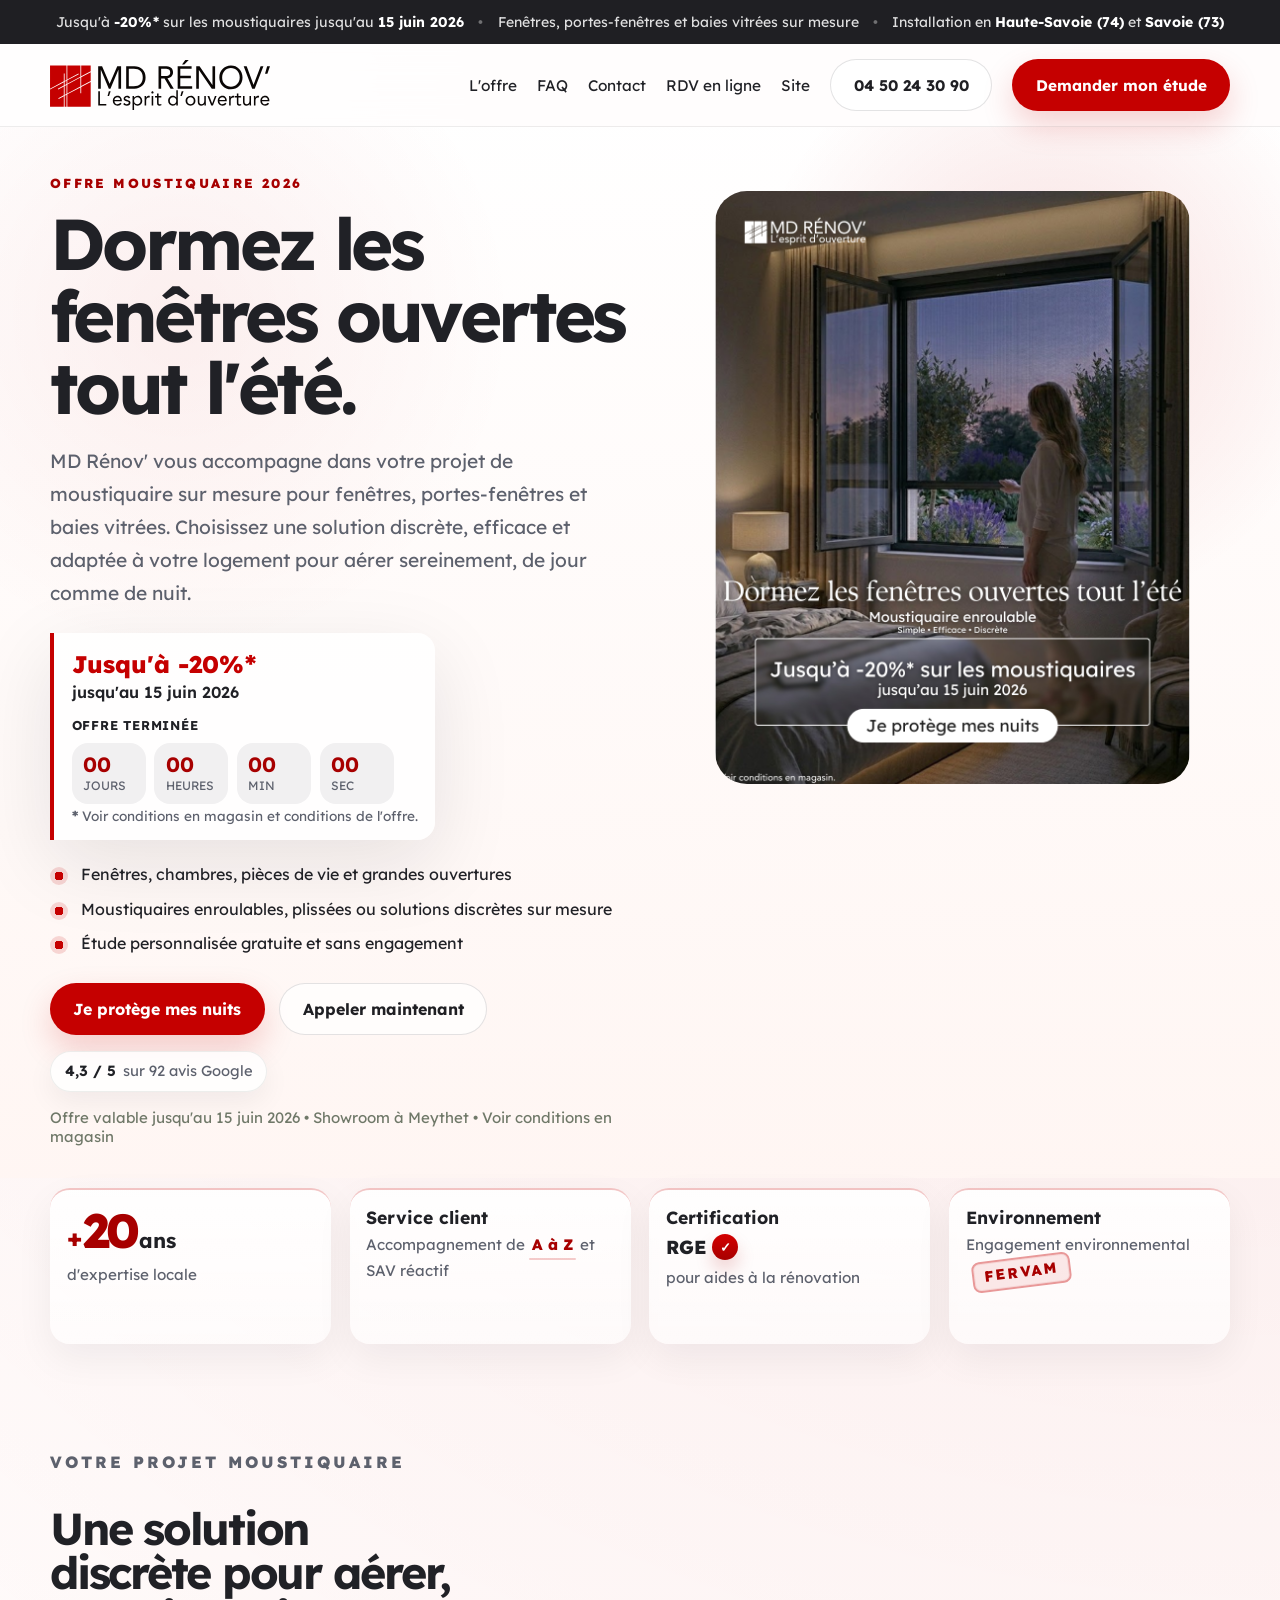
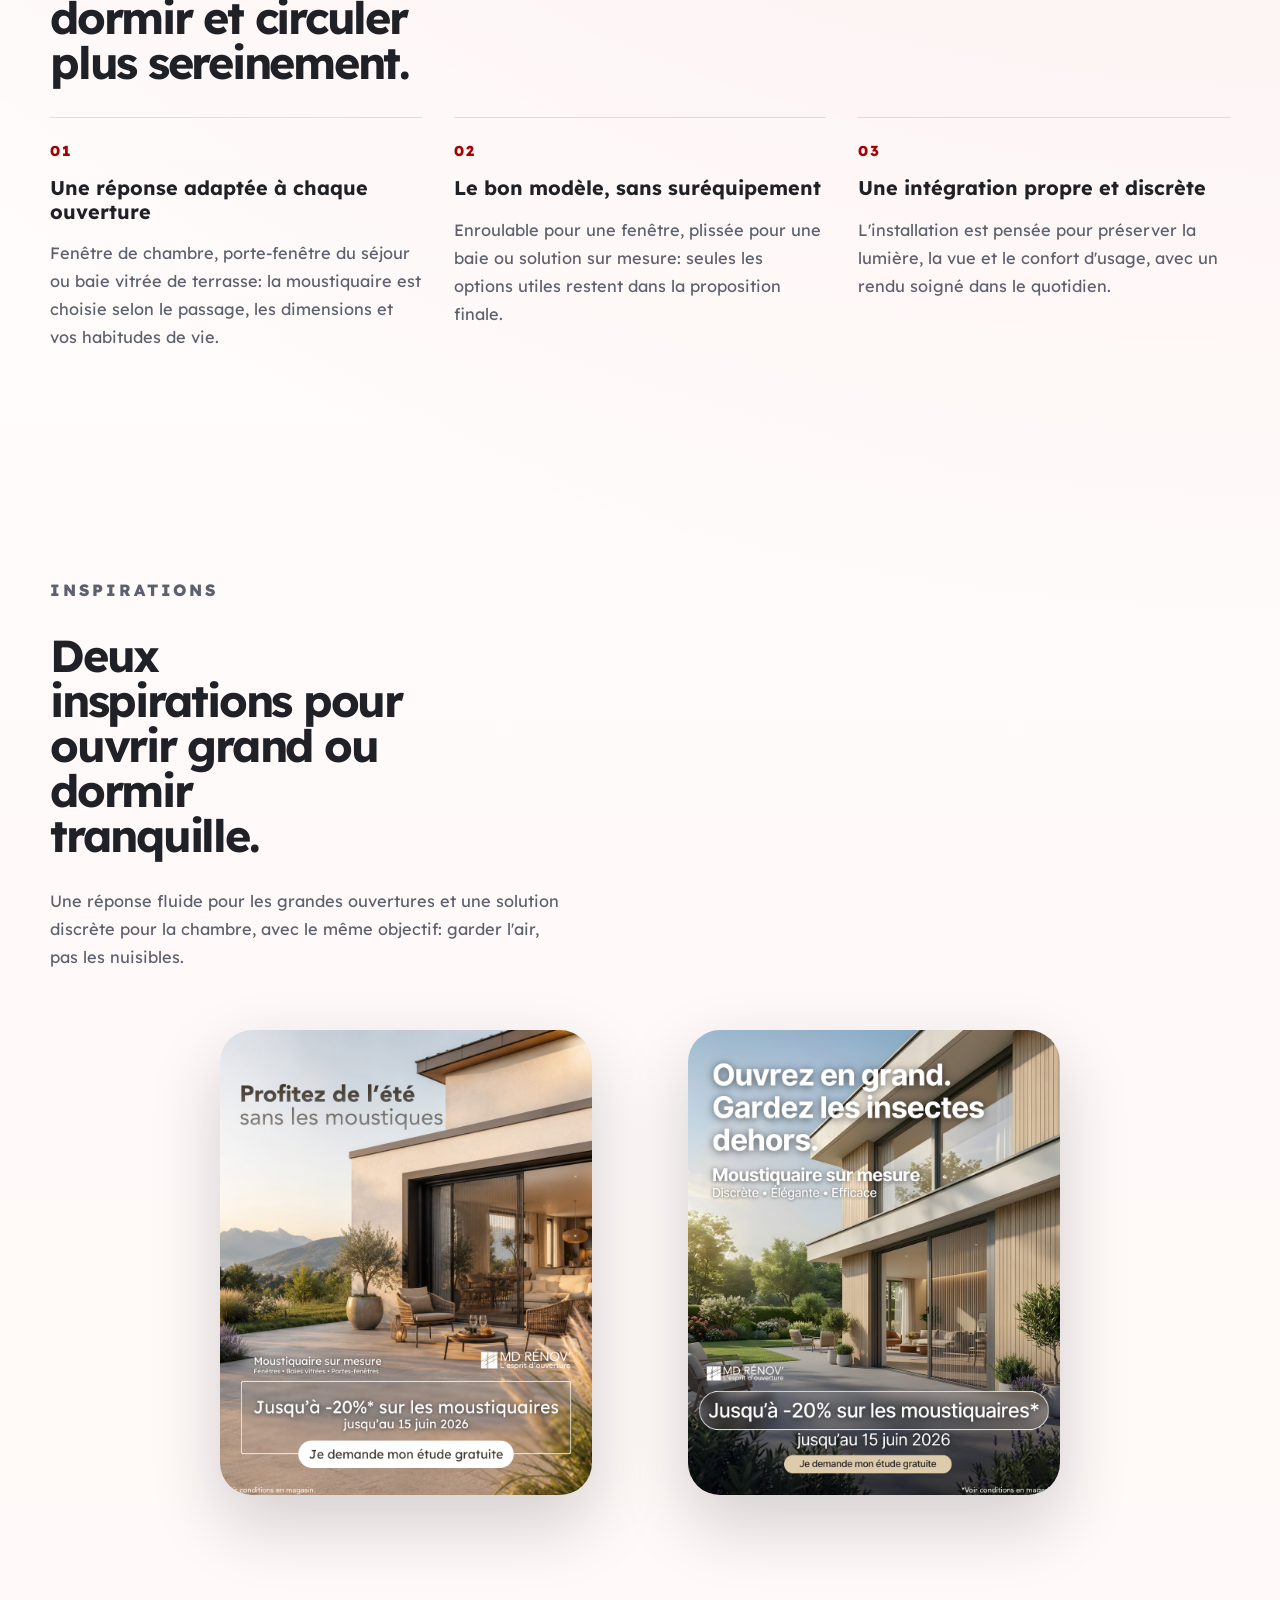
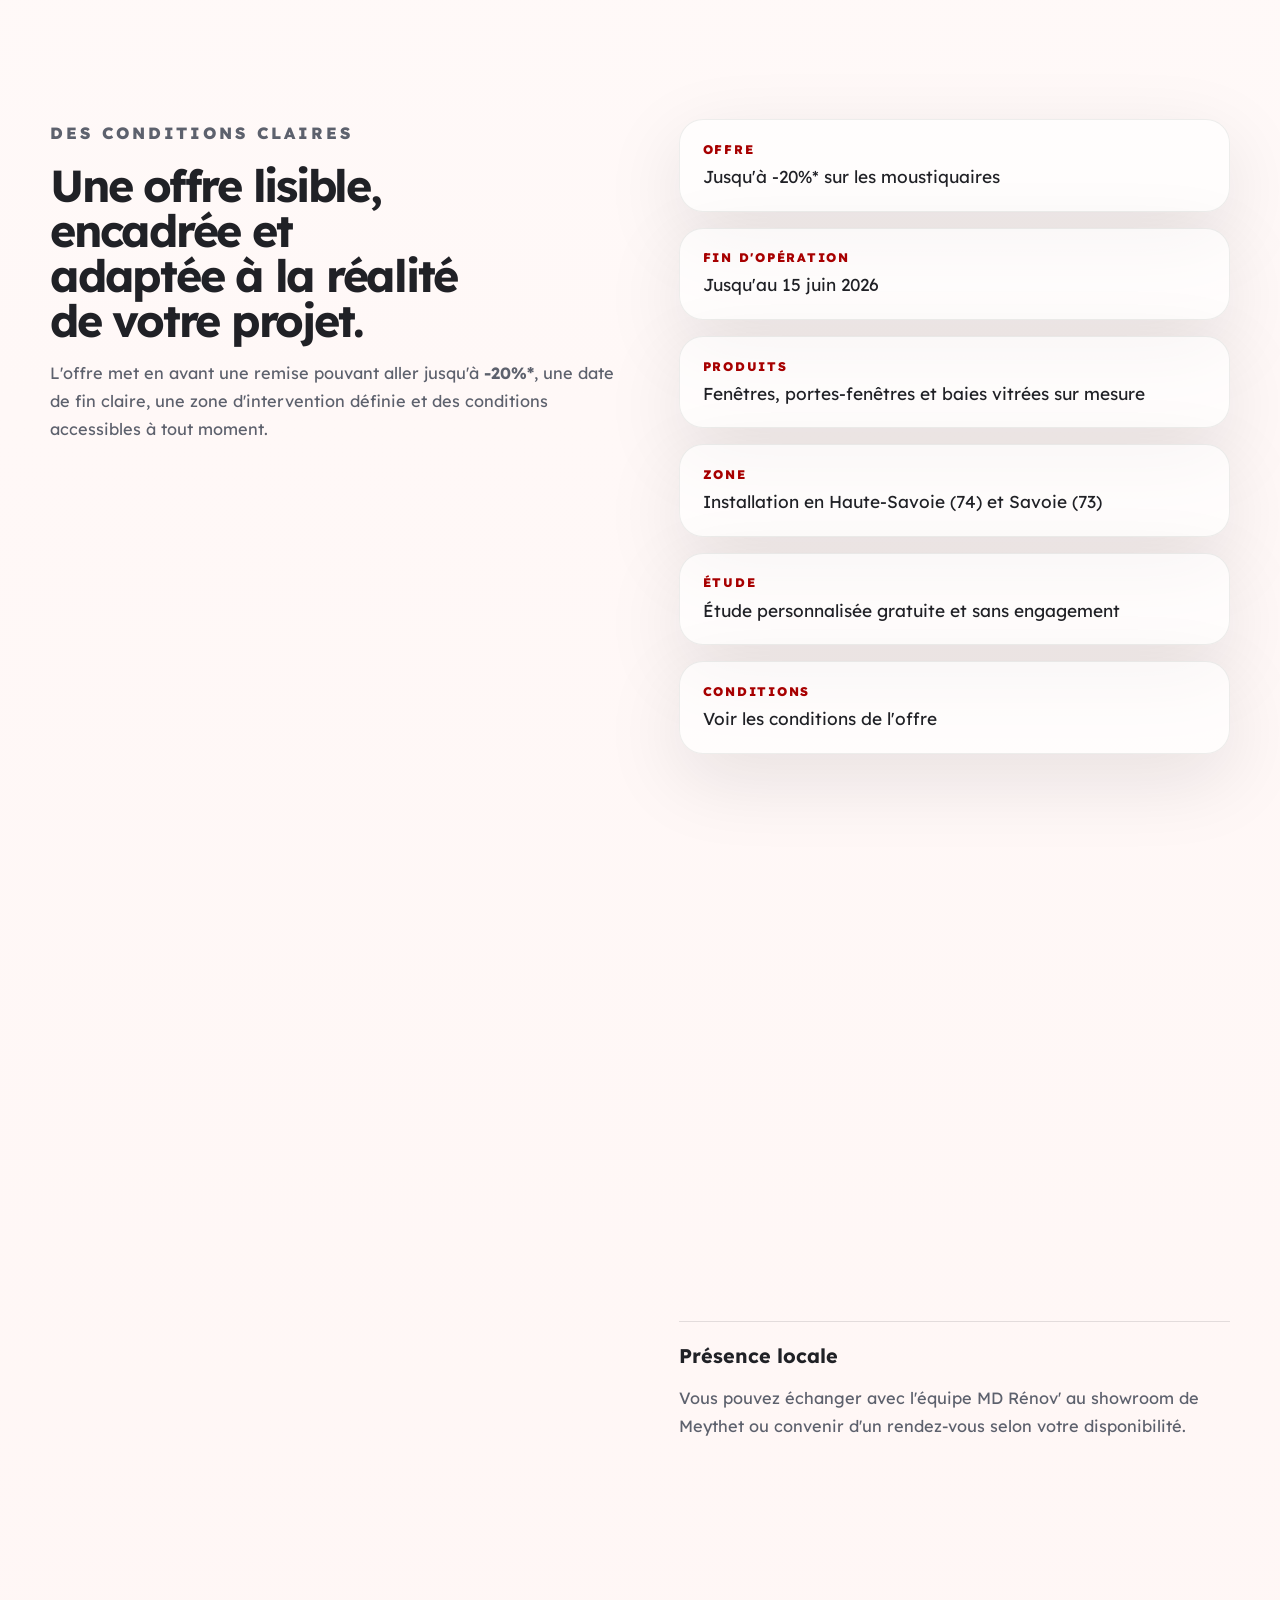
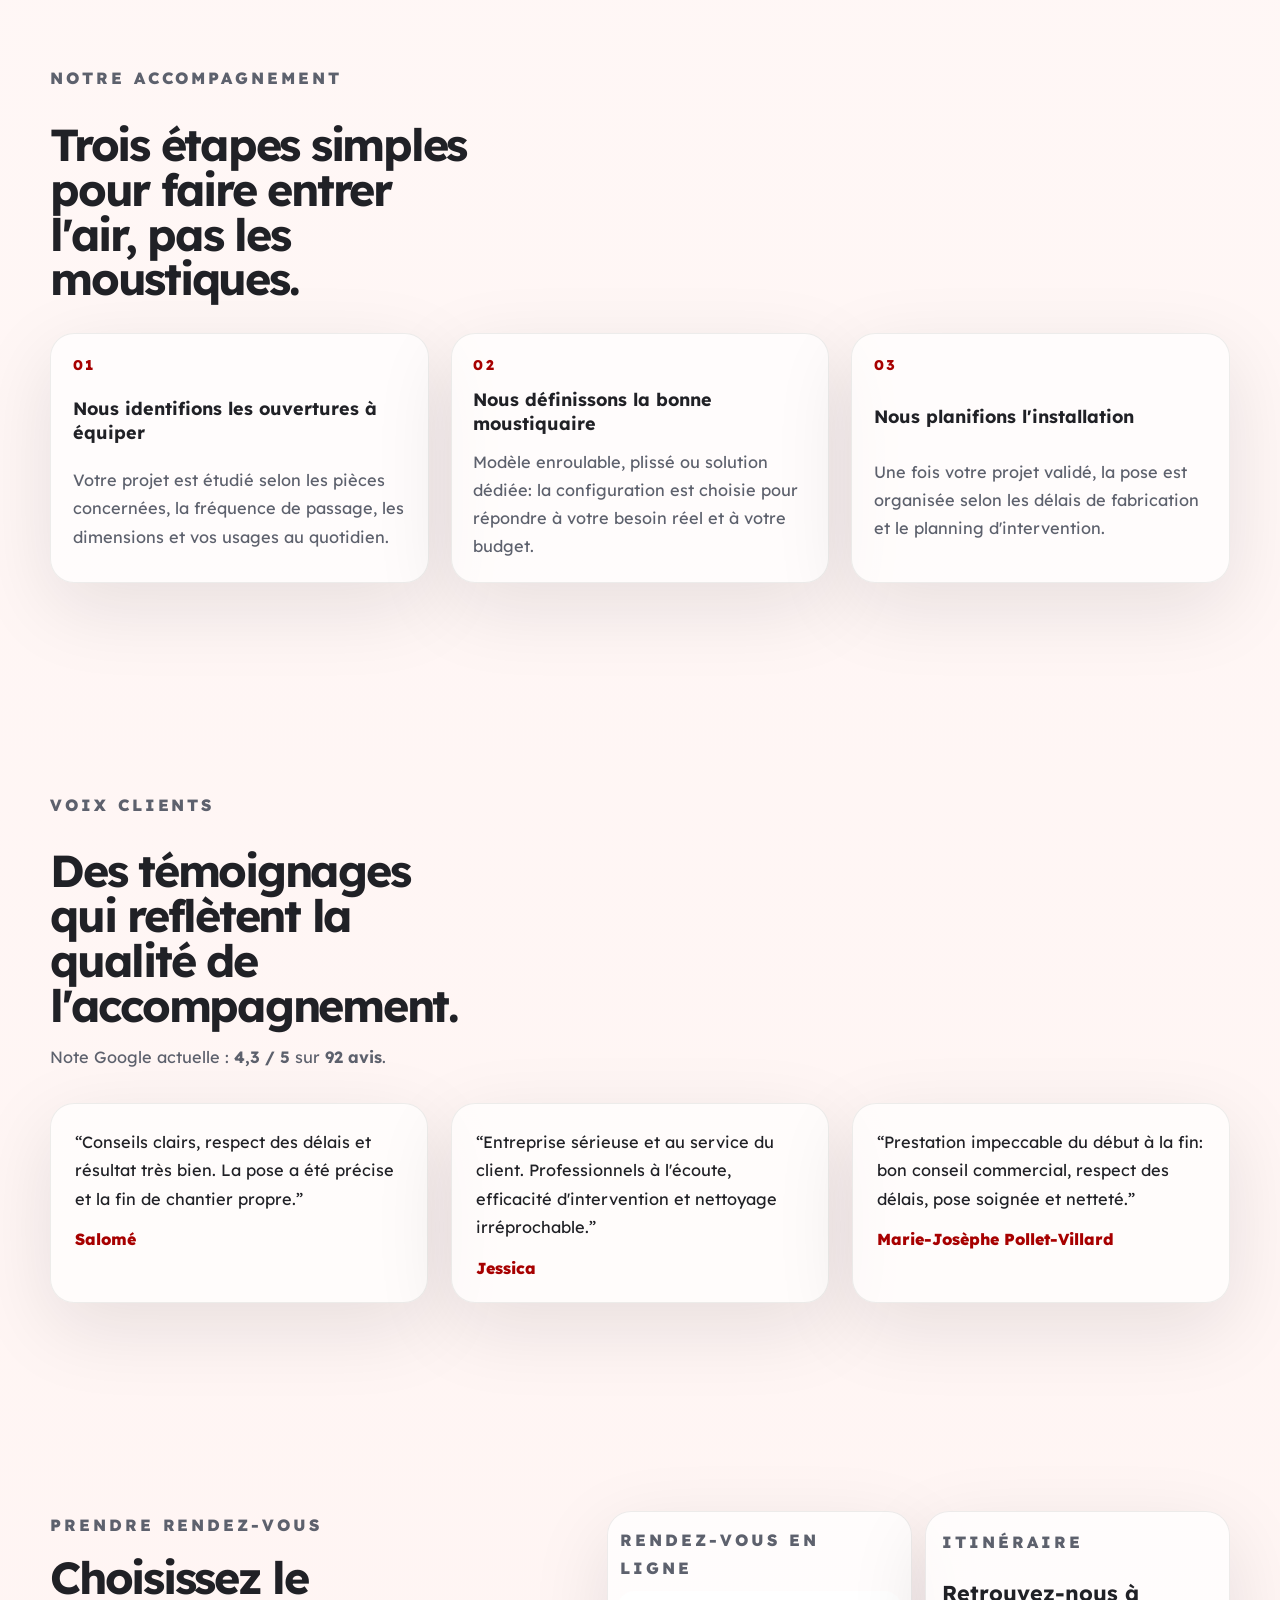
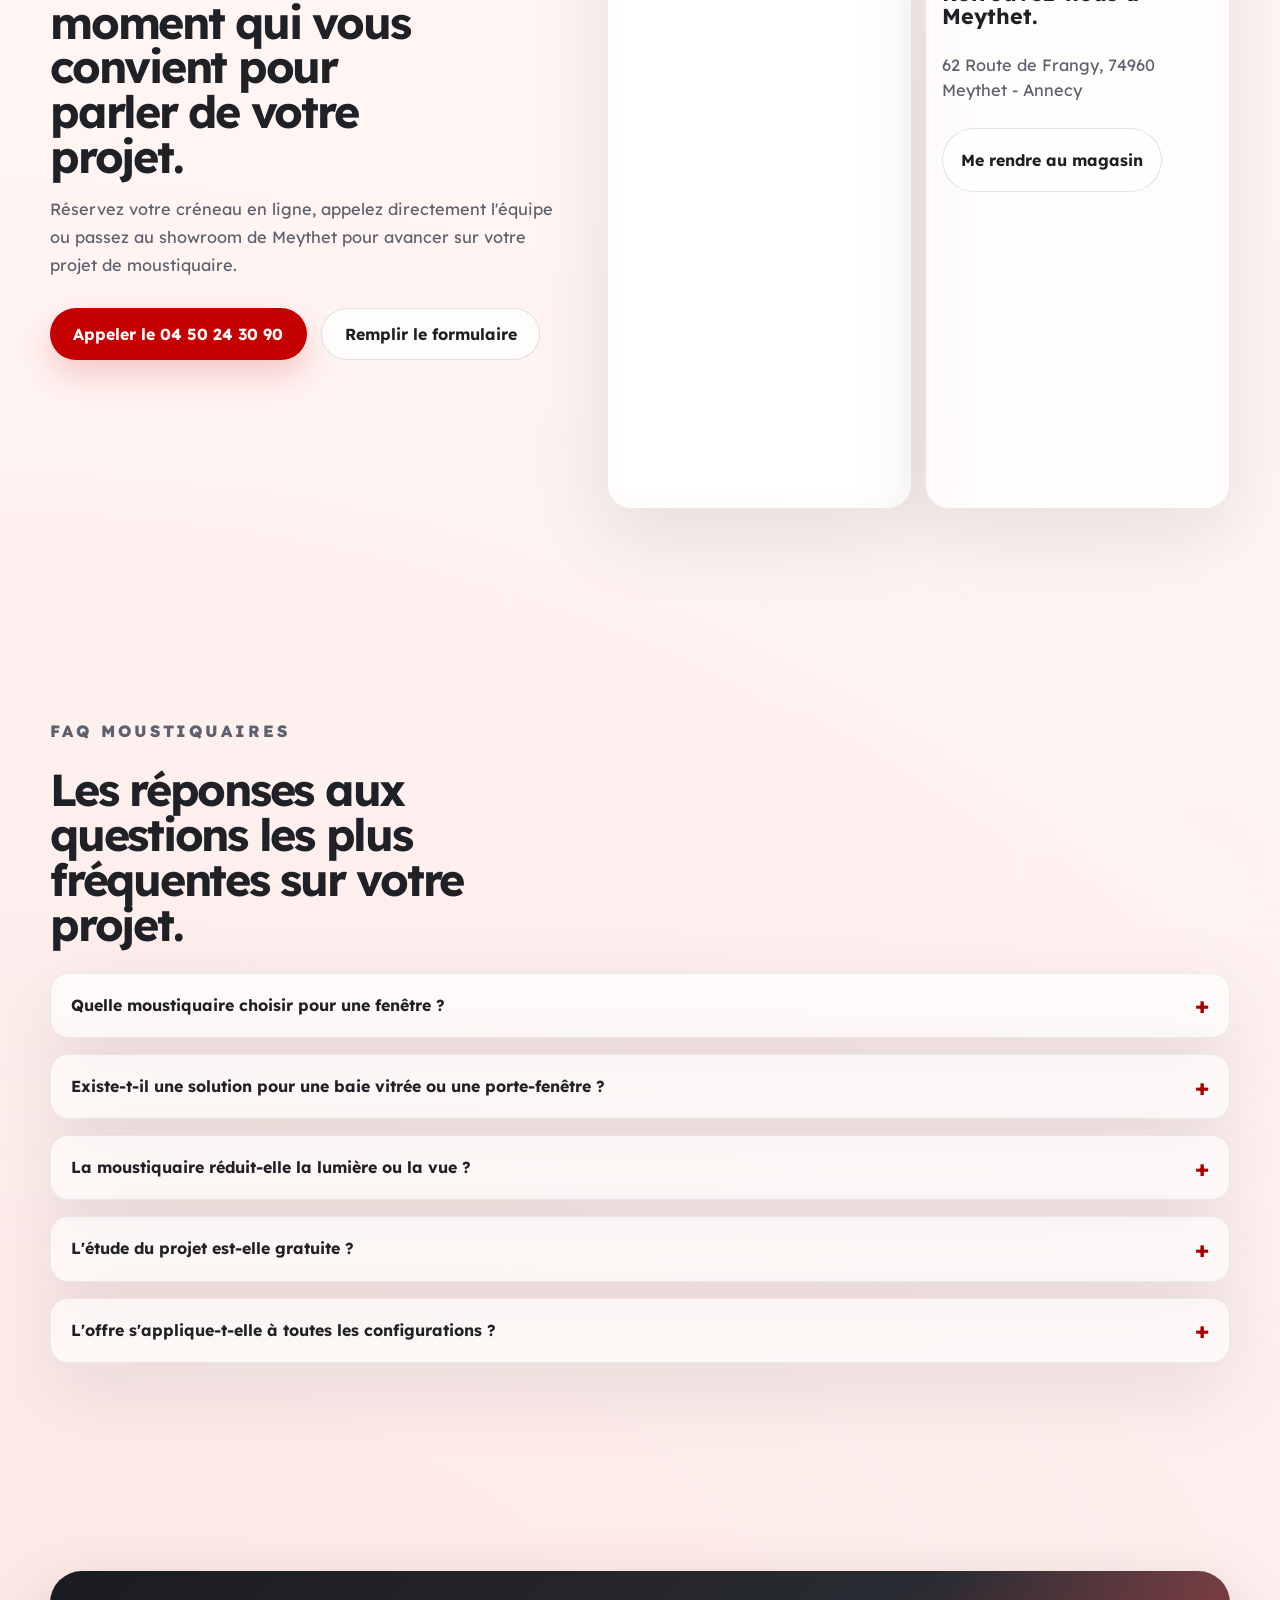
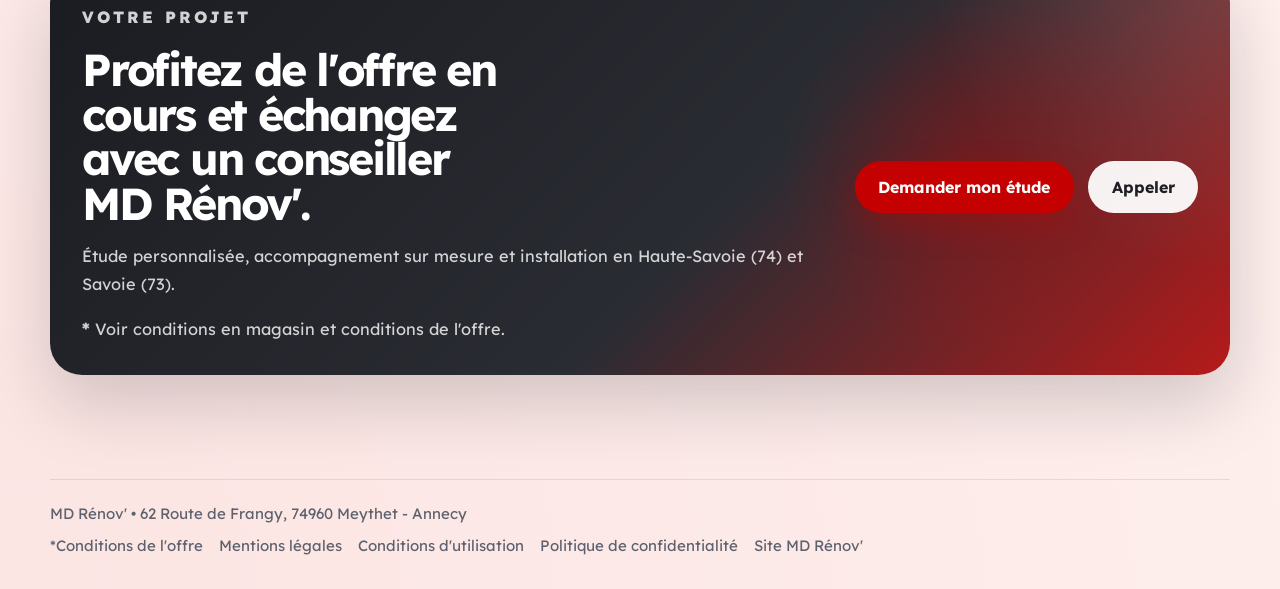
<file: index.html>
﻿<!DOCTYPE html>
<html lang="fr">
  <head>
    <meta charset="utf-8" />
    <meta name="viewport" content="width=device-width, initial-scale=1" />
    <title>Moustiquaires à Annecy et en Savoie | Jusqu'à -20%* | MD Rénov'</title>
    <meta
      name="description"
      content="Jusqu'à -20%* sur les moustiquaires jusqu'au 15 juin 2026. Étude personnalisée, pose sur mesure et accompagnement MD Rénov' en Haute-Savoie (74) et Savoie (73)."
    />
    <meta
      name="keywords"
      content="moustiquaire Annecy, moustiquaire Haute-Savoie, moustiquaire Savoie, moustiquaire enroulable, moustiquaire plissée, moustiquaire sur mesure, MD Renov Annecy"
    />
    <meta name="author" content="MD Rénov'" />
    <meta name="theme-color" content="#c50000" />
    <meta name="robots" content="index,follow,max-image-preview:large" />
    <link rel="canonical" href="https://moustiquaires-annecy.mdrenov-menuiserie.com/" />
    <meta property="og:locale" content="fr_FR" />
    <meta property="og:type" content="website" />
    <meta
      property="og:title"
      content="Moustiquaires à Annecy et en Savoie | Jusqu'à -20%* | MD Rénov'"
    />
    <meta
      property="og:description"
      content="Jusqu'à -20%* sur les moustiquaires jusqu'au 15 juin 2026. Fenêtres, portes-fenêtres et baies vitrées équipées sur mesure avec MD Rénov'."
    />
    <meta property="og:url" content="https://moustiquaires-annecy.mdrenov-menuiserie.com/" />
    <meta
      property="og:image"
      content="https://moustiquaires-annecy.mdrenov-menuiserie.com/6.png"
    />
    <meta name="twitter:card" content="summary_large_image" />
    <meta
      name="twitter:title"
      content="Moustiquaires à Annecy et en Savoie | Jusqu'à -20%* | MD Rénov'"
    />
    <meta
      name="twitter:description"
      content="Dormez les fenêtres ouvertes tout l'été avec une moustiquaire sur mesure installée par MD Rénov'."
    />
    <meta
      name="twitter:image"
      content="https://moustiquaires-annecy.mdrenov-menuiserie.com/6.png"
    />
    <link rel="icon" type="image/svg+xml" href="./logo-mdr-site.svg" />
    <link rel="shortcut icon" href="./logo-mdr-site.svg" />
    <link rel="preconnect" href="https://fonts.googleapis.com" />
    <link rel="preconnect" href="https://fonts.gstatic.com" crossorigin />
    <link
      href="https://fonts.googleapis.com/css2?family=Lexend:wght@300;400;500;600;700;800&display=swap"
      rel="stylesheet"
    />
    <link rel="stylesheet" href="styles.css" />
    <script type="application/ld+json">
      {
        "@context": "https://schema.org",
        "@graph": [
          {
            "@type": "HomeAndConstructionBusiness",
            "@id": "https://moustiquaires-annecy.mdrenov-menuiserie.com/#business",
            "name": "MD Rénov' Annecy",
            "url": "https://moustiquaires-annecy.mdrenov-menuiserie.com/",
            "telephone": "+33450243090",
            "aggregateRating": {
              "@type": "AggregateRating",
              "ratingValue": "4.3",
              "reviewCount": "92",
              "bestRating": "5"
            },
            "sameAs": [
              "https://www.mdrenov-menuiserie.com",
              "https://www.mdrenov-menuiserie.com/produits/moustiquaires",
              "https://www.mdrenov-menuiserie.com/contact"
            ],
            "address": {
              "@type": "PostalAddress",
              "streetAddress": "62 Route de Frangy",
              "postalCode": "74960",
              "addressLocality": "Meythet - Annecy",
              "addressCountry": "FR"
            },
            "areaServed": ["Haute-Savoie (74)", "Savoie (73)"]
          },
          {
            "@type": "WebPage",
            "@id": "https://moustiquaires-annecy.mdrenov-menuiserie.com/#webpage",
            "url": "https://moustiquaires-annecy.mdrenov-menuiserie.com/",
            "name": "Moustiquaires à Annecy et en Savoie | Jusqu'à -20%* | MD Rénov'",
            "isPartOf": {
              "@id": "https://moustiquaires-annecy.mdrenov-menuiserie.com/#business"
            },
            "inLanguage": "fr-FR"
          },
          {
            "@type": "Service",
            "@id": "https://moustiquaires-annecy.mdrenov-menuiserie.com/#service",
            "serviceType": "Fourniture et pose de moustiquaires sur mesure",
            "provider": {
              "@id": "https://moustiquaires-annecy.mdrenov-menuiserie.com/#business"
            },
            "areaServed": ["Haute-Savoie (74)", "Savoie (73)"],
            "offers": {
              "@type": "Offer",
              "availabilityEnds": "2026-06-15",
              "description": "Jusqu'à -20% sur les moustiquaires jusqu'au 15 juin 2026. Voir conditions en magasin."
            }
          },
          {
            "@type": "ImageObject",
            "@id": "https://moustiquaires-annecy.mdrenov-menuiserie.com/#primaryimage",
            "url": "https://moustiquaires-annecy.mdrenov-menuiserie.com/6.png",
            "contentUrl": "https://moustiquaires-annecy.mdrenov-menuiserie.com/6.png",
            "caption": "Moustiquaire enroulable sur mesure installée sur une fenêtre de chambre"
          },
          {
            "@type": "FAQPage",
            "@id": "https://moustiquaires-annecy.mdrenov-menuiserie.com/#faq",
            "mainEntity": [
              {
                "@type": "Question",
                "name": "Quelle moustiquaire choisir pour une fenêtre ?",
                "acceptedAnswer": {
                  "@type": "Answer",
                  "text": "Le choix dépend des dimensions, de la fréquence d'ouverture et du niveau de discrétion recherché. L'étude personnalisée permet de définir la solution la plus adaptée à votre fenêtre."
                }
              },
              {
                "@type": "Question",
                "name": "Existe-t-il une solution pour une baie vitrée ou une porte-fenêtre ?",
                "acceptedAnswer": {
                  "@type": "Answer",
                  "text": "Oui. Selon le passage attendu et la largeur à couvrir, une moustiquaire plissée ou une solution sur mesure peut être proposée pour conserver un usage fluide au quotidien."
                }
              },
              {
                "@type": "Question",
                "name": "La moustiquaire réduit-elle la lumière ou la vue ?",
                "acceptedAnswer": {
                  "@type": "Answer",
                  "text": "Les modèles sont pensés pour rester discrets et préserver le confort visuel. La solution retenue dépend du type d'ouverture et du rendu souhaité."
                }
              },
              {
                "@type": "Question",
                "name": "L'étude du projet est-elle gratuite ?",
                "acceptedAnswer": {
                  "@type": "Answer",
                  "text": "Oui. Une étude personnalisée gratuite et sans engagement permet d'analyser la faisabilité technique, les ouvertures à équiper et la solution la plus adaptée à votre habitation."
                }
              },
              {
                "@type": "Question",
                "name": "L'offre s'applique-t-elle à toutes les configurations ?",
                "acceptedAnswer": {
                  "@type": "Answer",
                  "text": "La remise peut aller jusqu'à -20 % selon le type d'ouverture, les dimensions, la configuration du projet, le modèle choisi, les options et les contraintes techniques d'installation. Toutes les configurations ne sont donc pas nécessairement éligibles à la remise maximale."
                }
              }
            ]
          }
        ]
      }
    </script>
  </head>
  <body>
    <a class="skip-link" href="#contenu">Aller au contenu</a>

    <div class="offer-bar">
      <div class="container offer-bar__viewport">
        <div class="offer-bar__row">
          <span class="offer-bar__item">
            Jusqu'à
            <strong
              >-20%<a
                class="offer-asterisk"
                href="#conditions-offre-footer"
                aria-label="Voir les conditions de l'offre"
                >*</a
              ></strong
            >
            sur les moustiquaires jusqu'au <strong>15 juin 2026</strong>
          </span>
          <span class="offer-bar__dot" aria-hidden="true">•</span>
          <span class="offer-bar__item">Fenêtres, portes-fenêtres et baies vitrées sur mesure</span>
          <span class="offer-bar__dot" aria-hidden="true">•</span>
          <span class="offer-bar__item"
            >Installation en <strong>Haute-Savoie (74)</strong> et
            <strong>Savoie (73)</strong></span
          >
        </div>
        <div class="offer-bar__row offer-bar__row--clone" aria-hidden="true">
          <span class="offer-bar__item">
            Jusqu'à
            <strong
              >-20%<a
                class="offer-asterisk"
                href="#conditions-offre-footer"
                tabindex="-1"
                aria-label="Voir les conditions de l'offre"
                >*</a
              ></strong
            >
            sur les moustiquaires jusqu'au <strong>15 juin 2026</strong>
          </span>
          <span class="offer-bar__dot" aria-hidden="true">•</span>
          <span class="offer-bar__item">Fenêtres, portes-fenêtres et baies vitrées sur mesure</span>
          <span class="offer-bar__dot" aria-hidden="true">•</span>
          <span class="offer-bar__item"
            >Installation en <strong>Haute-Savoie (74)</strong> et
            <strong>Savoie (73)</strong></span
          >
        </div>
      </div>
    </div>

    <header class="site-header" id="top">
      <div class="container header-row">
        <a class="brand" href="#top" aria-label="Retour en haut">
          <img src="./logo-mdr-site.svg" alt="Logo MD Rénov'" width="241" height="54" />
        </a>

        <nav class="nav" aria-label="Navigation principale">
          <a href="#offre">L'offre</a>
          <a href="#faq">FAQ</a>
          <a href="#contact">Contact</a>
          <a href="#agendize">RDV en ligne</a>
          <a href="https://www.mdrenov-menuiserie.com" target="_blank" rel="noopener noreferrer">Site</a>
          <a class="button button--ghost" href="tel:+33450243090">04 50 24 30 90</a>
          <a class="button button--primary" href="#agendize">Demander mon étude</a>
        </nav>
      </div>
    </header>

    <main id="contenu">
      <section class="hero">
        <div class="hero-backdrop" aria-hidden="true"></div>
        <div class="container hero-grid">
          <div class="hero-copy reveal">
            <p class="eyebrow">Offre moustiquaire 2026</p>
            <h1>Dormez les fenêtres ouvertes tout l'été.</h1>
            <p class="hero-lead">
              MD Rénov' vous accompagne dans votre projet de moustiquaire sur mesure
              pour fenêtres, portes-fenêtres et baies vitrées. Choisissez une solution
              discrète, efficace et adaptée à votre logement pour aérer sereinement,
              de jour comme de nuit.
            </p>
            <div class="offer-box">
              <p class="offer-box__value">
                Jusqu'à -20%<a
                  class="offer-asterisk"
                  href="#conditions-offre-footer"
                  aria-label="Voir les conditions de l'offre"
                  >*</a
                >
              </p>
              <p class="offer-box__date">jusqu'au 15 juin 2026</p>
              <div
                class="countdown"
                data-countdown="2026-06-15T23:59:59+02:00"
                aria-label="Temps restant avant la fin de l'offre"
              >
                <p class="countdown__label">Fin de l'offre dans</p>
                <div class="countdown__grid">
                  <div class="countdown__item">
                    <strong data-countdown-unit="days">00</strong>
                    <span>jours</span>
                  </div>
                  <div class="countdown__item">
                    <strong data-countdown-unit="hours">00</strong>
                    <span>heures</span>
                  </div>
                  <div class="countdown__item">
                    <strong data-countdown-unit="minutes">00</strong>
                    <span>min</span>
                  </div>
                  <div class="countdown__item">
                    <strong data-countdown-unit="seconds">00</strong>
                    <span>sec</span>
                  </div>
                </div>
              </div>
              <p class="offer-box__legal">
                <a class="offer-asterisk-inline" href="#conditions-offre-footer">*</a>
                Voir conditions en magasin et
                <a href="/conditions-offre">conditions de l'offre</a>.
              </p>
            </div>
            <ul class="hero-points">
              <li>Fenêtres, chambres, pièces de vie et grandes ouvertures</li>
              <li>Moustiquaires enroulables, plissées ou solutions discrètes sur mesure</li>
              <li>Étude personnalisée gratuite et sans engagement</li>
            </ul>
            <div class="hero-actions">
              <a class="button button--primary" href="#agendize">Je protège mes nuits</a>
              <a class="button button--ghost" href="tel:+33450243090">Appeler maintenant</a>
            </div>
            <p class="hero-proof hero-proof--plain-mobile">
              <strong>4,3 / 5</strong>
              <span>sur 92 avis Google</span>
            </p>
            <p class="microcopy">
              Offre valable jusqu'au 15 juin 2026 • Showroom à Meythet • Voir
              conditions en magasin
            </p>
          </div>

          <div class="hero-media reveal">
            <figure class="media-card media-card--hero media-card--plain">
              <img
                src="./6.png"
                alt="Chambre ouverte sur le jardin avec moustiquaire enroulable au crépuscule"
                width="960"
                height="1200"
                fetchpriority="high"
              />
            </figure>
          </div>
        </div>
      </section>

      <section class="trust-strip">
        <div class="container trust-grid">
          <article class="trust-item trust-item--count reveal">
            <div class="trust-item__visual trust-counter" aria-hidden="true">
              <span class="trust-counter__plus">+</span>
              <strong class="trust-counter__value" data-countup="20">0</strong>
              <span class="trust-counter__label">ans</span>
            </div>
            <p class="trust-item__text">d'expertise locale</p>
          </article>
          <article class="trust-item trust-item--service reveal">
            <p class="trust-item__title">Service client</p>
            <p class="trust-item__text">
              Accompagnement de
              <span class="az-inline" aria-label="A à Z">A à Z</span>
              et SAV réactif
            </p>
          </article>
          <article class="trust-item trust-item--badge reveal">
            <p class="trust-item__title">Certification</p>
            <p class="trust-item__subline trust-item__subline--rge">
              <span>RGE</span>
              <span class="trust-badge trust-badge--inline" aria-hidden="true">
                <span class="trust-badge__check">&#10003;</span>
              </span>
            </p>
            <p class="trust-item__text">pour aides à la rénovation</p>
          </article>
          <article class="trust-item trust-item--stamp reveal">
            <p class="trust-item__title">Environnement</p>
            <p class="trust-item__text">
              Engagement environnemental
              <span class="fervam-inline">FERVAM</span>
            </p>
          </article>
        </div>
      </section>

      <section class="section" id="offre">
        <div class="container">
          <div class="section-intro reveal">
            <p class="eyebrow">Votre projet moustiquaire</p>
            <h2>Une solution discrète pour aérer, dormir et circuler plus sereinement.</h2>
          </div>
          <div class="offer-layout">
            <article class="offer-block reveal">
              <span class="step">01</span>
              <h3>Une réponse adaptée à chaque ouverture</h3>
              <p>
                Fenêtre de chambre, porte-fenêtre du séjour ou baie vitrée de terrasse:
                la moustiquaire est choisie selon le passage, les dimensions et vos habitudes
                de vie.
              </p>
            </article>
            <article class="offer-block reveal">
              <span class="step">02</span>
              <h3>Le bon modèle, sans suréquipement</h3>
              <p>
                Enroulable pour une fenêtre, plissée pour une baie ou solution sur mesure:
                seules les options utiles restent dans la proposition finale.
              </p>
            </article>
            <article class="offer-block reveal">
              <span class="step">03</span>
              <h3>Une intégration propre et discrète</h3>
              <p>
                L'installation est pensée pour préserver la lumière, la vue et le confort
                d'usage, avec un rendu soigné dans le quotidien.
              </p>
            </article>
          </div>
        </div>
      </section>

      <section class="section section--gallery">
        <div class="container">
          <div class="section-intro reveal">
            <p class="eyebrow">Inspirations</p>
            <h2>Deux inspirations pour ouvrir grand ou dormir tranquille.</h2>
            <p>
              Une réponse fluide pour les grandes ouvertures et une solution discrète pour la
              chambre, avec le même objectif: garder l'air, pas les nuisibles.
            </p>
          </div>
          <div class="campaign-grid reveal">
            <figure class="media-card campaign-card">
              <img
                src="./4.png"
                alt="Moustiquaire plissée installée sur une baie vitrée"
                width="960"
                height="1200"
                loading="lazy"
              />
            </figure>
            <figure class="media-card campaign-card">
              <img
                src="./3.png"
                alt="Grande baie vitrée équipée d'une moustiquaire sur mesure"
                width="960"
                height="1200"
                loading="lazy"
              />
            </figure>
          </div>
        </div>
      </section>

      <section class="section section--split">
        <div class="container split-grid">
          <div class="split-copy reveal">
            <p class="eyebrow">Des conditions claires</p>
            <h2>Une offre lisible, encadrée et adaptée à la réalité de votre projet.</h2>
            <p>
              L'offre met en avant une remise pouvant aller jusqu'à
              <strong>-20%*</strong>, une date de fin claire, une zone d'intervention
              définie et des conditions accessibles à tout moment.
            </p>
          </div>
          <dl class="specs-list reveal">
            <div><dt>Offre</dt><dd>Jusqu'à -20%* sur les moustiquaires</dd></div>
            <div><dt>Fin d'opération</dt><dd>Jusqu'au 15 juin 2026</dd></div>
            <div><dt>Produits</dt><dd>Fenêtres, portes-fenêtres et baies vitrées sur mesure</dd></div>
            <div><dt>Zone</dt><dd>Installation en Haute-Savoie (74) et Savoie (73)</dd></div>
            <div><dt>Étude</dt><dd>Étude personnalisée gratuite et sans engagement</dd></div>
            <div><dt>Conditions</dt><dd><a href="/conditions-offre">Voir les conditions de l'offre</a></dd></div>
          </dl>
        </div>
      </section>

      <section class="section" id="reassurance">
        <div class="container proof-grid">
          <div class="section-intro reveal">
            <p class="eyebrow">Pourquoi choisir MD Rénov'</p>
            <h2>Un accompagnement clair pour équiper votre logement sans compromis sur l'usage.</h2>
          </div>
          <div class="proof-points">
            <article class="proof-item reveal">
              <h3>Conseil personnalisé</h3>
              <p>
                Chaque projet est étudié selon le type d'ouverture, la fréquence de passage,
                l'exposition et vos attentes en matière de confort et de discrétion.
              </p>
            </article>
            <article class="proof-item reveal">
              <h3>Étude sans engagement</h3>
              <p>
                Une étude personnalisée gratuite permet de vérifier la faisabilité technique et
                de proposer la solution la plus adaptée à votre logement.
              </p>
            </article>
            <article class="proof-item reveal">
              <h3>Présence locale</h3>
              <p>
                Vous pouvez échanger avec l'équipe MD Rénov' au showroom de Meythet ou convenir
                d'un rendez-vous selon votre disponibilité.
              </p>
            </article>
          </div>
        </div>
      </section>

      <section class="section">
        <div class="container">
          <div class="section-intro reveal">
            <p class="eyebrow">Notre accompagnement</p>
            <h2>Trois étapes simples pour faire entrer l'air, pas les moustiques.</h2>
          </div>
          <ol class="journey-steps">
            <li class="reveal">
              <strong>Nous identifions les ouvertures à équiper</strong>
              <span>Votre projet est étudié selon les pièces concernées, la fréquence de passage,
                les dimensions et vos usages au quotidien.</span>
            </li>
            <li class="reveal">
              <strong>Nous définissons la bonne moustiquaire</strong>
              <span>Modèle enroulable, plissé ou solution dédiée: la configuration est choisie pour
                répondre à votre besoin réel et à votre budget.</span>
            </li>
            <li class="reveal">
              <strong>Nous planifions l'installation</strong>
              <span>Une fois votre projet validé, la pose est organisée selon les délais de
                fabrication et le planning d'intervention.</span>
            </li>
          </ol>
        </div>
      </section>

      <section class="section">
        <div class="container">
          <div class="section-intro reveal">
            <p class="eyebrow">Voix clients</p>
            <h2>Des témoignages qui reflètent la qualité de l'accompagnement.</h2>
            <p class="section-note">Note Google actuelle : <strong>4,3 / 5</strong> sur <strong>92 avis</strong>.</p>
          </div>
          <div class="review-list">
            <blockquote class="review reveal">
              <p>“Conseils clairs, respect des délais et résultat très bien. La pose a été précise et la fin de chantier propre.”</p>
              <footer>Salomé</footer>
            </blockquote>
            <blockquote class="review reveal">
              <p>“Entreprise sérieuse et au service du client. Professionnels à l'écoute, efficacité d'intervention et nettoyage irréprochable.”</p>
              <footer>Jessica</footer>
            </blockquote>
            <blockquote class="review reveal">
              <p>“Prestation impeccable du début à la fin: bon conseil commercial, respect des délais, pose soignée et netteté.”</p>
              <footer>Marie-Josèphe Pollet-Villard</footer>
            </blockquote>
          </div>
        </div>
      </section>

      <section class="section section--split" id="rendezvous">
        <div class="container split-grid split-grid--contact">
          <div class="split-copy reveal">
            <p class="eyebrow">Prendre rendez-vous</p>
            <h2>Choisissez le moment qui vous convient pour parler de votre projet.</h2>
            <p>
              Réservez votre créneau en ligne, appelez directement l'équipe ou passez au showroom
              de Meythet pour avancer sur votre projet de moustiquaire.
            </p>
            <div class="hero-actions">
              <a class="button button--primary" href="tel:+33450243090">Appeler le 04 50 24 30 90</a>
              <a
                class="button button--ghost"
                href="https://www.mdrenov-menuiserie.com/contact#Contact-Form"
                target="_blank"
                rel="noopener noreferrer"
              >
                Remplir le formulaire
              </a>
            </div>
          </div>
          <div class="contact-stack" id="contact">
            <div class="widget-shell reveal" id="agendize">
              <div class="contact-card__copy">
                <p class="eyebrow">Rendez-vous en ligne</p>
              </div>
              <iframe
                class="agendize-frame"
                src="https://france.agendize.com/web/widget/?c=MDRENOV_Annecy&amp;cs=false&amp;lang=fr&amp;source=web"
                title="Prendre rendez-vous en ligne avec MD Rénov'"
                loading="lazy"
              ></iframe>
            </div>
            <div class="map-card reveal">
              <div class="map-card__copy">
                <p class="eyebrow">Itinéraire</p>
                <h3>Retrouvez-nous à Meythet.</h3>
                <p>62 Route de Frangy, 74960 Meythet - Annecy</p>
                <a
                  class="button button--ghost map-card__button"
                  href="https://www.google.com/maps/dir/?api=1&amp;destination=MD%20R%C3%A9nov%2062%20Route%20de%20Frangy%2074960%20Meythet%20Annecy"
                  target="_blank"
                  rel="noopener noreferrer"
                >
                  Me rendre au magasin
                </a>
              </div>
              <div class="map-embed">
                <iframe
                  src="https://www.google.com/maps/embed?pb=!1m18!1m12!1m3!1d2775.3961904452512!2d6.086838576523987!3d45.92338077108507!2m3!1f0!2f0!3f0!3m2!1i1024!2i768!4f13.1!3m3!1m2!1s0x478b850529d1b97f%3A0x77434beec9374a97!2sMD%20R%C3%A9nov&#39;!5e0!3m2!1sfr!2sfr!4v1776953611642!5m2!1sfr!2sfr"
                  title="Plan du showroom MD Rénov' à Meythet"
                  loading="lazy"
                  referrerpolicy="no-referrer-when-downgrade"
                  allowfullscreen
                ></iframe>
              </div>
            </div>
          </div>
        </div>
      </section>

      <section class="section" id="faq">
        <div class="container">
          <div class="section-intro reveal">
            <p class="eyebrow">FAQ moustiquaires</p>
            <h2>Les réponses aux questions les plus fréquentes sur votre projet.</h2>
          </div>
          <div class="faq-list">
            <details class="faq-item reveal">
              <summary>Quelle moustiquaire choisir pour une fenêtre ?</summary>
              <p>Le choix dépend des dimensions, de la fréquence d'ouverture et du niveau de discrétion recherché. L'étude personnalisée permet de définir la solution la plus adaptée à votre fenêtre.</p>
            </details>
            <details class="faq-item reveal">
              <summary>Existe-t-il une solution pour une baie vitrée ou une porte-fenêtre ?</summary>
              <p>Oui. Selon le passage attendu et la largeur à couvrir, une moustiquaire plissée ou une solution sur mesure peut être proposée pour conserver un usage fluide au quotidien.</p>
            </details>
            <details class="faq-item reveal">
              <summary>La moustiquaire réduit-elle la lumière ou la vue ?</summary>
              <p>Les modèles sont pensés pour rester discrets et préserver le confort visuel. La solution retenue dépend du type d'ouverture et du rendu souhaité.</p>
            </details>
            <details class="faq-item reveal">
              <summary>L'étude du projet est-elle gratuite ?</summary>
              <p>Oui. Une étude personnalisée gratuite et sans engagement permet d'analyser la faisabilité technique, les ouvertures à équiper et la solution la plus adaptée à votre habitation.</p>
            </details>
            <details class="faq-item reveal">
              <summary>L'offre s'applique-t-elle à toutes les configurations ?</summary>
              <p>La remise peut aller jusqu'à -20 % selon le type d'ouverture, les dimensions, la configuration du projet, le modèle choisi, les options et les contraintes techniques d'installation. Toutes les configurations ne sont donc pas nécessairement éligibles à la remise maximale.</p>
            </details>
          </div>
        </div>
      </section>

      <section class="section">
        <div class="container cta-box reveal">
          <div>
            <p class="eyebrow">Votre projet</p>
            <h2>Profitez de l'offre en cours et échangez avec un conseiller MD Rénov'.</h2>
            <p>Étude personnalisée, accompagnement sur mesure et installation en Haute-Savoie (74) et Savoie (73).</p>
            <p class="cta-legal">
              <a class="offer-asterisk-inline" href="#conditions-offre-footer">*</a>
              Voir conditions en magasin et
              <a href="/conditions-offre">conditions de l'offre</a>.
            </p>
          </div>
          <div class="cta-actions">
            <a class="button button--primary" href="#agendize">Demander mon étude</a>
            <a class="button button--ghost" href="tel:+33450243090">Appeler</a>
          </div>
        </div>
      </section>

      <footer class="site-footer">
        <div class="container site-footer__row">
          <p>MD Rénov' • 62 Route de Frangy, 74960 Meythet - Annecy</p>
          <div class="site-footer__links">
            <a id="conditions-offre-footer" href="/conditions-offre">*Conditions de l'offre</a>
            <a href="/mentions-legales">Mentions légales</a>
            <a href="/conditions-utilisation">Conditions d'utilisation</a>
            <a href="/politique-confidentialite">Politique de confidentialité</a>
            <a href="https://www.mdrenov-menuiserie.com" target="_blank" rel="noopener noreferrer">
              Site MD Rénov'
            </a>
          </div>
        </div>
      </footer>
    </main>

    <div class="mobile-bar">
      <a href="#agendize">Prendre RDV</a>
      <a href="tel:+33450243090">Appeler</a>
    </div>

    <script src="script.js"></script>
  </body>
</html>
</file>
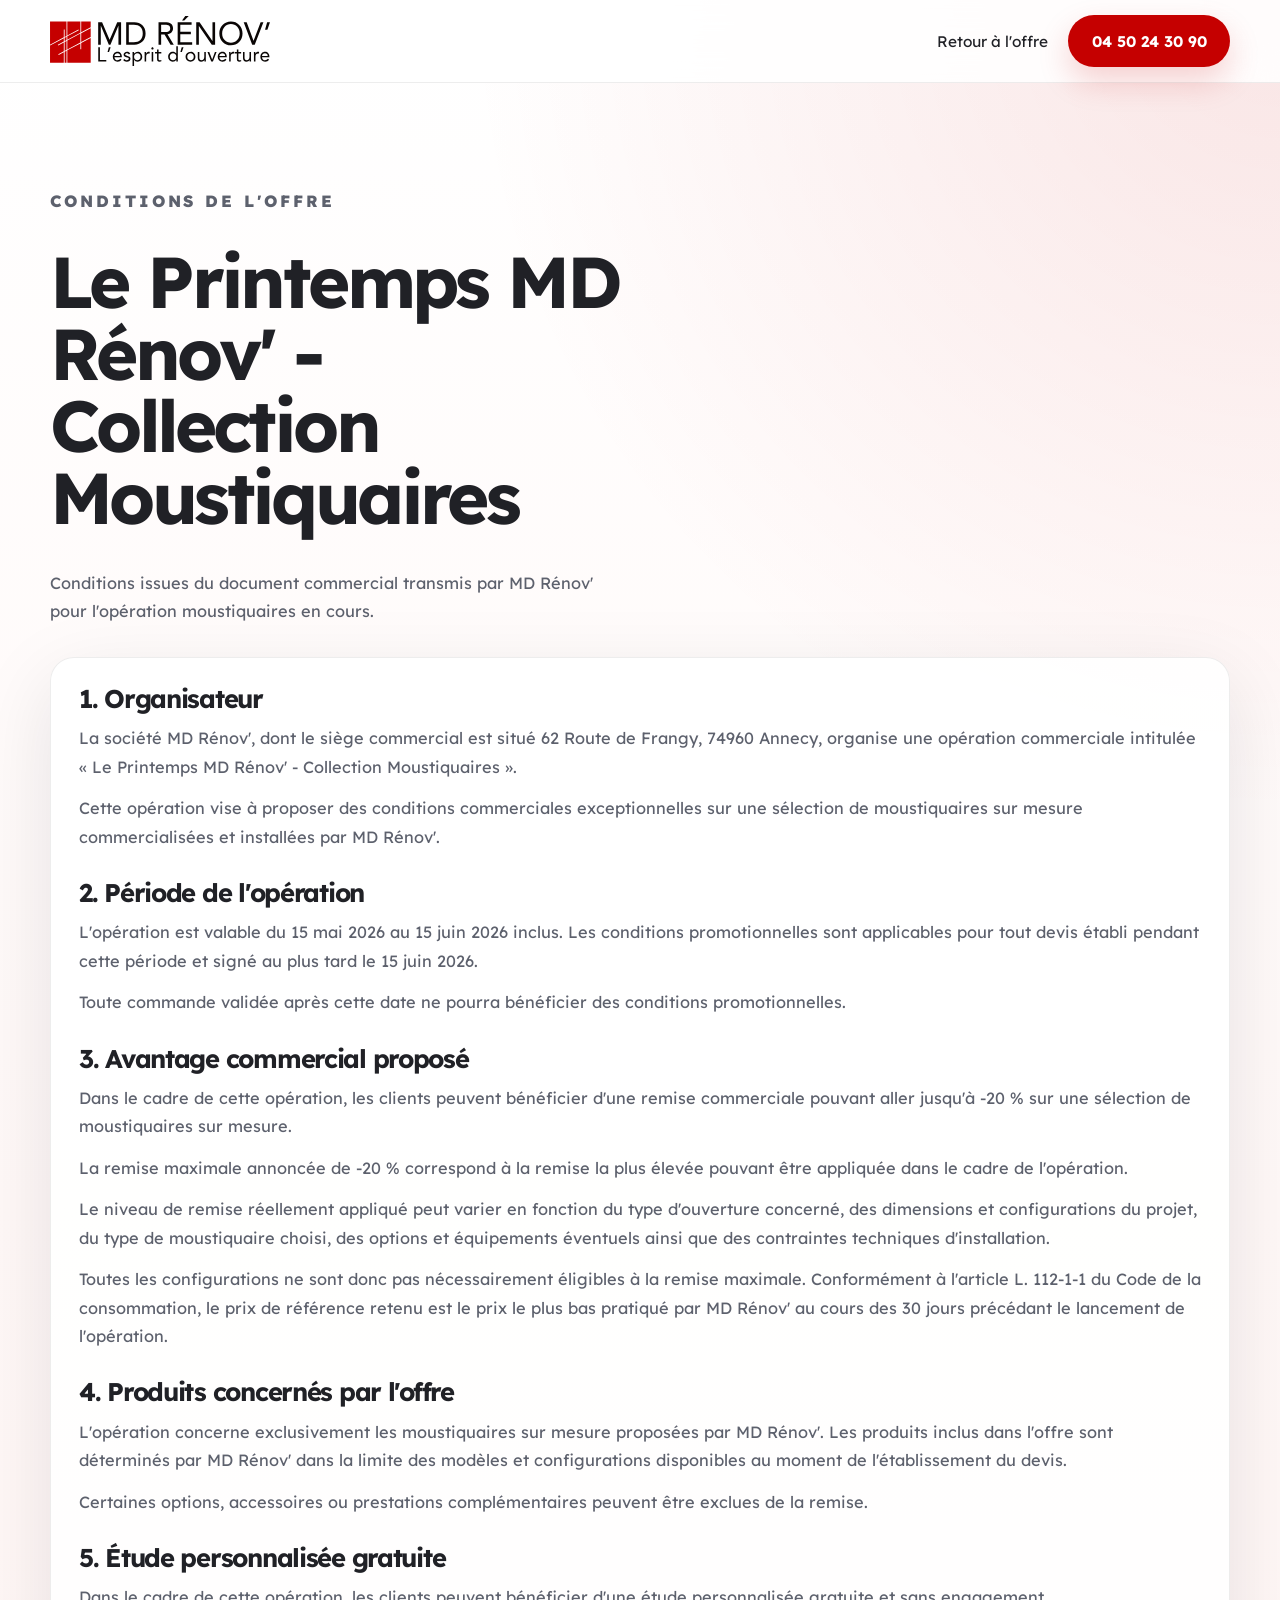
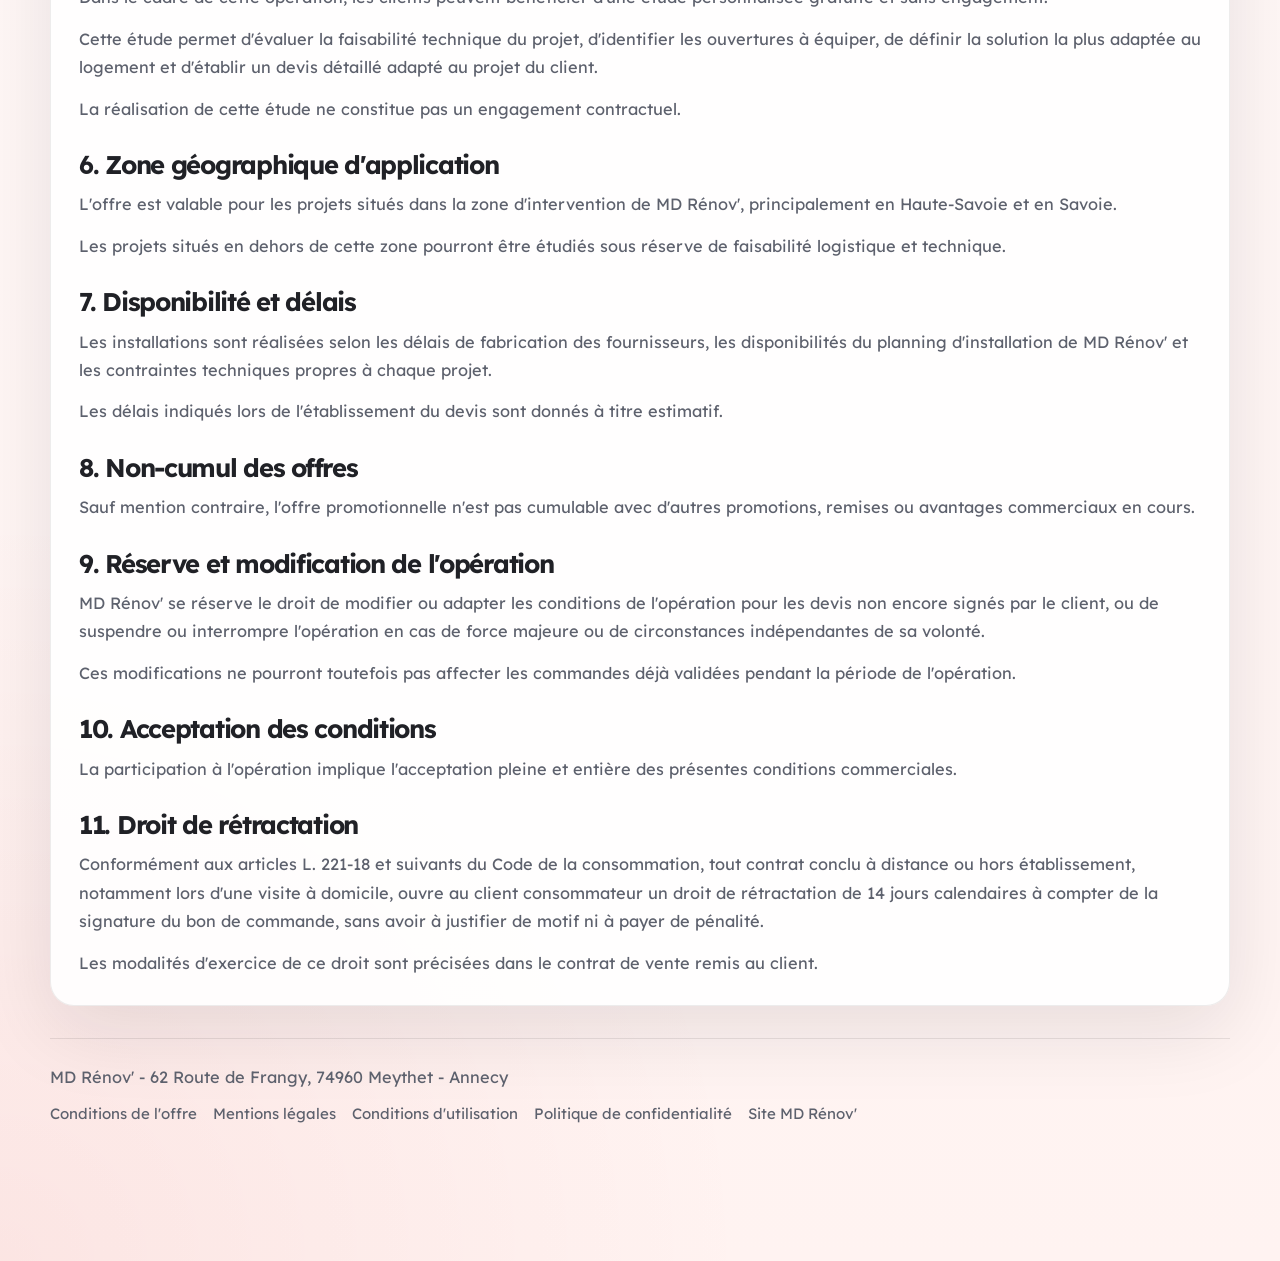
<file: conditions-offre.html>
<!DOCTYPE html>
<html lang="fr">
  <head>
    <meta charset="utf-8" />
    <meta name="viewport" content="width=device-width, initial-scale=1" />
    <title>Conditions de l'offre moustiquaires 2026 | MD Rénov'</title>
    <meta
      name="description"
      content="Conditions de l'opération commerciale Le Printemps MD Rénov' - Collection Moustiquaires."
    />
    <meta name="robots" content="noindex,follow,max-image-preview:large" />
    <meta name="theme-color" content="#c50000" />
    <link rel="icon" type="image/svg+xml" href="./logo-mdr-site.svg" />
    <link rel="shortcut icon" href="./logo-mdr-site.svg" />
    <link rel="preconnect" href="https://fonts.googleapis.com" />
    <link rel="preconnect" href="https://fonts.gstatic.com" crossorigin />
    <link
      href="https://fonts.googleapis.com/css2?family=Lexend:wght@300;400;500;600;700;800&display=swap"
      rel="stylesheet"
    />
    <link rel="stylesheet" href="styles.css" />
  </head>
  <body class="legal-page">
    <header class="site-header">
      <div class="container header-row">
        <a class="brand" href="/" aria-label="Retour à l'offre">
          <img src="./logo-mdr-site.svg" alt="Logo MD Rénov'" />
        </a>
        <nav class="nav" aria-label="Navigation">
          <a href="/">Retour à l'offre</a>
          <a class="button button--primary" href="tel:+33450243090">04 50 24 30 90</a>
        </nav>
      </div>
    </header>

    <main class="section">
      <div class="container legal-layout">
        <div class="section-intro">
          <p class="eyebrow">Conditions de l'offre</p>
          <h1>Le Printemps MD Rénov' - Collection Moustiquaires</h1>
          <p class="hero-lead">
            Conditions issues du document commercial transmis par MD Rénov' pour
            l'opération moustiquaires en cours.
          </p>
        </div>

        <article class="legal-card">
          <h2>1. Organisateur</h2>
          <p>
            La société MD Rénov', dont le siège commercial est situé 62 Route de
            Frangy, 74960 Annecy, organise une opération commerciale intitulée
            « Le Printemps MD Rénov' - Collection Moustiquaires ».
          </p>
          <p>
            Cette opération vise à proposer des conditions commerciales
            exceptionnelles sur une sélection de moustiquaires sur mesure
            commercialisées et installées par MD Rénov'.
          </p>

          <h2>2. Période de l'opération</h2>
          <p>
            L'opération est valable du 15 mai 2026 au 15 juin 2026 inclus. Les
            conditions promotionnelles sont applicables pour tout devis établi
            pendant cette période et signé au plus tard le 15 juin 2026.
          </p>
          <p>
            Toute commande validée après cette date ne pourra bénéficier des
            conditions promotionnelles.
          </p>

          <h2>3. Avantage commercial proposé</h2>
          <p>
            Dans le cadre de cette opération, les clients peuvent bénéficier
            d'une remise commerciale pouvant aller jusqu'à -20 % sur une
            sélection de moustiquaires sur mesure.
          </p>
          <p>
            La remise maximale annoncée de -20 % correspond à la remise la plus
            élevée pouvant être appliquée dans le cadre de l'opération.
          </p>
          <p>
            Le niveau de remise réellement appliqué peut varier en fonction du
            type d'ouverture concerné, des dimensions et configurations du
            projet, du type de moustiquaire choisi, des options et équipements
            éventuels ainsi que des contraintes techniques d'installation.
          </p>
          <p>
            Toutes les configurations ne sont donc pas nécessairement éligibles
            à la remise maximale. Conformément à l'article L. 112-1-1 du Code
            de la consommation, le prix de référence retenu est le prix le plus
            bas pratiqué par MD Rénov' au cours des 30 jours précédant le
            lancement de l'opération.
          </p>

          <h2>4. Produits concernés par l'offre</h2>
          <p>
            L'opération concerne exclusivement les moustiquaires sur mesure
            proposées par MD Rénov'. Les produits inclus dans l'offre sont
            déterminés par MD Rénov' dans la limite des modèles et
            configurations disponibles au moment de l'établissement du devis.
          </p>
          <p>
            Certaines options, accessoires ou prestations complémentaires
            peuvent être exclues de la remise.
          </p>

          <h2>5. Étude personnalisée gratuite</h2>
          <p>
            Dans le cadre de cette opération, les clients peuvent bénéficier
            d'une étude personnalisée gratuite et sans engagement.
          </p>
          <p>
            Cette étude permet d'évaluer la faisabilité technique du projet,
            d'identifier les ouvertures à équiper, de définir la solution la
            plus adaptée au logement et d'établir un devis détaillé adapté au
            projet du client.
          </p>
          <p>
            La réalisation de cette étude ne constitue pas un engagement
            contractuel.
          </p>

          <h2>6. Zone géographique d'application</h2>
          <p>
            L'offre est valable pour les projets situés dans la zone
            d'intervention de MD Rénov', principalement en Haute-Savoie et en
            Savoie.
          </p>
          <p>
            Les projets situés en dehors de cette zone pourront être étudiés
            sous réserve de faisabilité logistique et technique.
          </p>

          <h2>7. Disponibilité et délais</h2>
          <p>
            Les installations sont réalisées selon les délais de fabrication des
            fournisseurs, les disponibilités du planning d'installation de MD
            Rénov' et les contraintes techniques propres à chaque projet.
          </p>
          <p>
            Les délais indiqués lors de l'établissement du devis sont donnés à
            titre estimatif.
          </p>

          <h2>8. Non-cumul des offres</h2>
          <p>
            Sauf mention contraire, l'offre promotionnelle n'est pas cumulable
            avec d'autres promotions, remises ou avantages commerciaux en cours.
          </p>

          <h2>9. Réserve et modification de l'opération</h2>
          <p>
            MD Rénov' se réserve le droit de modifier ou adapter les conditions
            de l'opération pour les devis non encore signés par le client, ou de
            suspendre ou interrompre l'opération en cas de force majeure ou de
            circonstances indépendantes de sa volonté.
          </p>
          <p>
            Ces modifications ne pourront toutefois pas affecter les commandes
            déjà validées pendant la période de l'opération.
          </p>

          <h2>10. Acceptation des conditions</h2>
          <p>
            La participation à l'opération implique l'acceptation pleine et
            entière des présentes conditions commerciales.
          </p>

          <h2>11. Droit de rétractation</h2>
          <p>
            Conformément aux articles L. 221-18 et suivants du Code de la
            consommation, tout contrat conclu à distance ou hors établissement,
            notamment lors d'une visite à domicile, ouvre au client
            consommateur un droit de rétractation de 14 jours calendaires à
            compter de la signature du bon de commande, sans avoir à justifier
            de motif ni à payer de pénalité.
          </p>
          <p>
            Les modalités d'exercice de ce droit sont précisées dans le contrat
            de vente remis au client.
          </p>
        </article>

        <footer class="site-footer">
          <div class="site-footer__row">
            <p>MD Rénov' - 62 Route de Frangy, 74960 Meythet - Annecy</p>
            <div class="site-footer__links">
              <a href="/conditions-offre">Conditions de l'offre</a>
              <a href="/mentions-legales">Mentions légales</a>
              <a href="/conditions-utilisation">Conditions d'utilisation</a>
              <a href="/politique-confidentialite">Politique de confidentialité</a>
              <a href="https://www.mdrenov-menuiserie.com" target="_blank" rel="noopener noreferrer">
                Site MD Rénov'
              </a>
            </div>
          </div>
        </footer>
      </div>
    </main>
  </body>
</html>
</file>
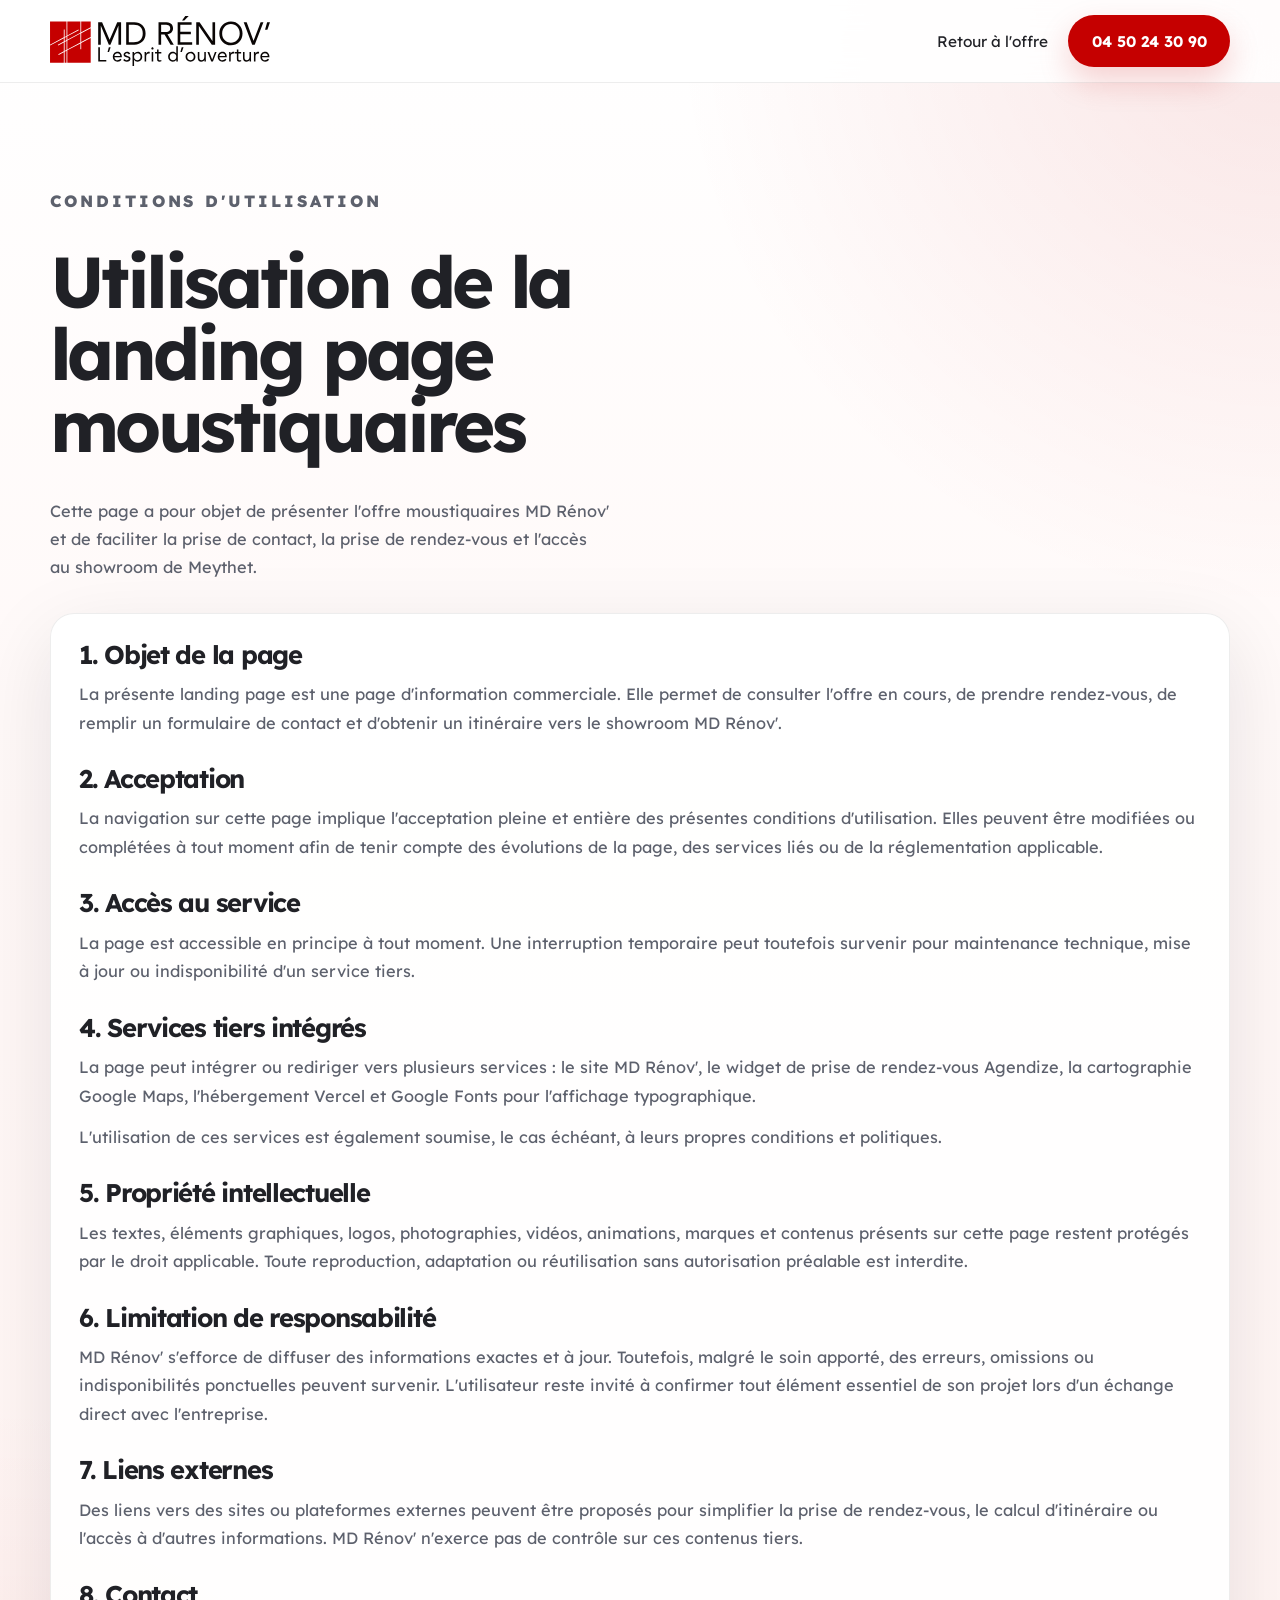
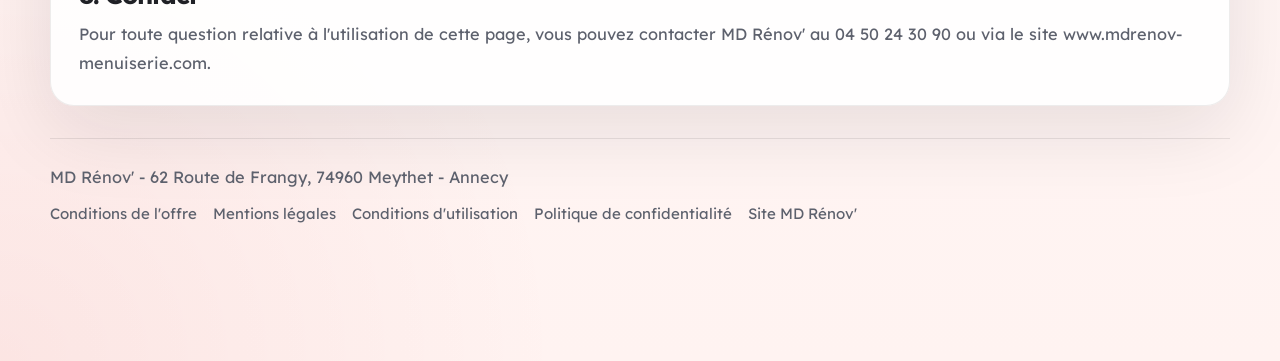
<file: conditions-utilisation.html>
<!DOCTYPE html>
<html lang="fr">
  <head>
    <meta charset="utf-8" />
    <meta name="viewport" content="width=device-width, initial-scale=1" />
    <title>Conditions d'utilisation | MD Rénov'</title>
    <meta
      name="description"
      content="Conditions d'utilisation de la landing page MD Rénov' dédiée aux moustiquaires à Annecy et en Savoie."
    />
    <meta name="theme-color" content="#c50000" />
    <meta name="robots" content="noindex,follow,max-image-preview:large" />
    <link rel="icon" type="image/svg+xml" href="./logo-mdr-site.svg" />
    <link rel="shortcut icon" href="./logo-mdr-site.svg" />
    <link rel="preconnect" href="https://fonts.googleapis.com" />
    <link rel="preconnect" href="https://fonts.gstatic.com" crossorigin />
    <link
      href="https://fonts.googleapis.com/css2?family=Lexend:wght@300;400;500;600;700;800&display=swap"
      rel="stylesheet"
    />
    <link rel="stylesheet" href="styles.css" />
  </head>
  <body class="legal-page">
    <header class="site-header">
      <div class="container header-row">
        <a class="brand" href="/" aria-label="Retour à l'offre">
          <img src="./logo-mdr-site.svg" alt="Logo MD Rénov'" />
        </a>
        <nav class="nav" aria-label="Navigation">
          <a href="/">Retour à l'offre</a>
          <a class="button button--primary" href="tel:+33450243090">04 50 24 30 90</a>
        </nav>
      </div>
    </header>

    <main class="section">
      <div class="container legal-layout">
        <div class="section-intro">
          <p class="eyebrow">Conditions d'utilisation</p>
          <h1>Utilisation de la landing page moustiquaires</h1>
          <p class="hero-lead">
            Cette page a pour objet de présenter l'offre moustiquaires MD Rénov'
            et de faciliter la prise de contact, la prise de rendez-vous et
            l'accès au showroom de Meythet.
          </p>
        </div>

        <article class="legal-card">
          <h2>1. Objet de la page</h2>
          <p>
            La présente landing page est une page d'information commerciale.
            Elle permet de consulter l'offre en cours, de prendre rendez-vous,
            de remplir un formulaire de contact et d'obtenir un itinéraire vers
            le showroom MD Rénov'.
          </p>

          <h2>2. Acceptation</h2>
          <p>
            La navigation sur cette page implique l'acceptation pleine et
            entière des présentes conditions d'utilisation. Elles peuvent être
            modifiées ou complétées à tout moment afin de tenir compte des
            évolutions de la page, des services liés ou de la réglementation
            applicable.
          </p>

          <h2>3. Accès au service</h2>
          <p>
            La page est accessible en principe à tout moment. Une interruption
            temporaire peut toutefois survenir pour maintenance technique, mise
            à jour ou indisponibilité d'un service tiers.
          </p>

          <h2>4. Services tiers intégrés</h2>
          <p>
            La page peut intégrer ou rediriger vers plusieurs services : le
            site MD Rénov', le widget de prise de rendez-vous Agendize, la
            cartographie Google Maps, l'hébergement Vercel et Google Fonts pour
            l'affichage typographique.
          </p>
          <p>
            L'utilisation de ces services est également soumise, le cas échéant,
            à leurs propres conditions et politiques.
          </p>

          <h2>5. Propriété intellectuelle</h2>
          <p>
            Les textes, éléments graphiques, logos, photographies, vidéos,
            animations, marques et contenus présents sur cette page restent
            protégés par le droit applicable. Toute reproduction, adaptation ou
            réutilisation sans autorisation préalable est interdite.
          </p>

          <h2>6. Limitation de responsabilité</h2>
          <p>
            MD Rénov' s'efforce de diffuser des informations exactes et à jour.
            Toutefois, malgré le soin apporté, des erreurs, omissions ou
            indisponibilités ponctuelles peuvent survenir. L'utilisateur reste
            invité à confirmer tout élément essentiel de son projet lors d'un
            échange direct avec l'entreprise.
          </p>

          <h2>7. Liens externes</h2>
          <p>
            Des liens vers des sites ou plateformes externes peuvent être
            proposés pour simplifier la prise de rendez-vous, le calcul
            d'itinéraire ou l'accès à d'autres informations. MD Rénov' n'exerce
            pas de contrôle sur ces contenus tiers.
          </p>

          <h2>8. Contact</h2>
          <p>
            Pour toute question relative à l'utilisation de cette page, vous
            pouvez contacter MD Rénov' au 04 50 24 30 90 ou via le site
            www.mdrenov-menuiserie.com.
          </p>
        </article>

        <footer class="site-footer">
          <div class="site-footer__row">
            <p>MD Rénov' - 62 Route de Frangy, 74960 Meythet - Annecy</p>
            <div class="site-footer__links">
              <a href="/conditions-offre">Conditions de l'offre</a>
              <a href="/mentions-legales">Mentions légales</a>
              <a href="/conditions-utilisation">Conditions d'utilisation</a>
              <a href="/politique-confidentialite">Politique de confidentialité</a>
              <a href="https://www.mdrenov-menuiserie.com" target="_blank" rel="noopener noreferrer">
                Site MD Rénov'
              </a>
            </div>
          </div>
        </footer>
      </div>
    </main>
  </body>
</html>
</file>
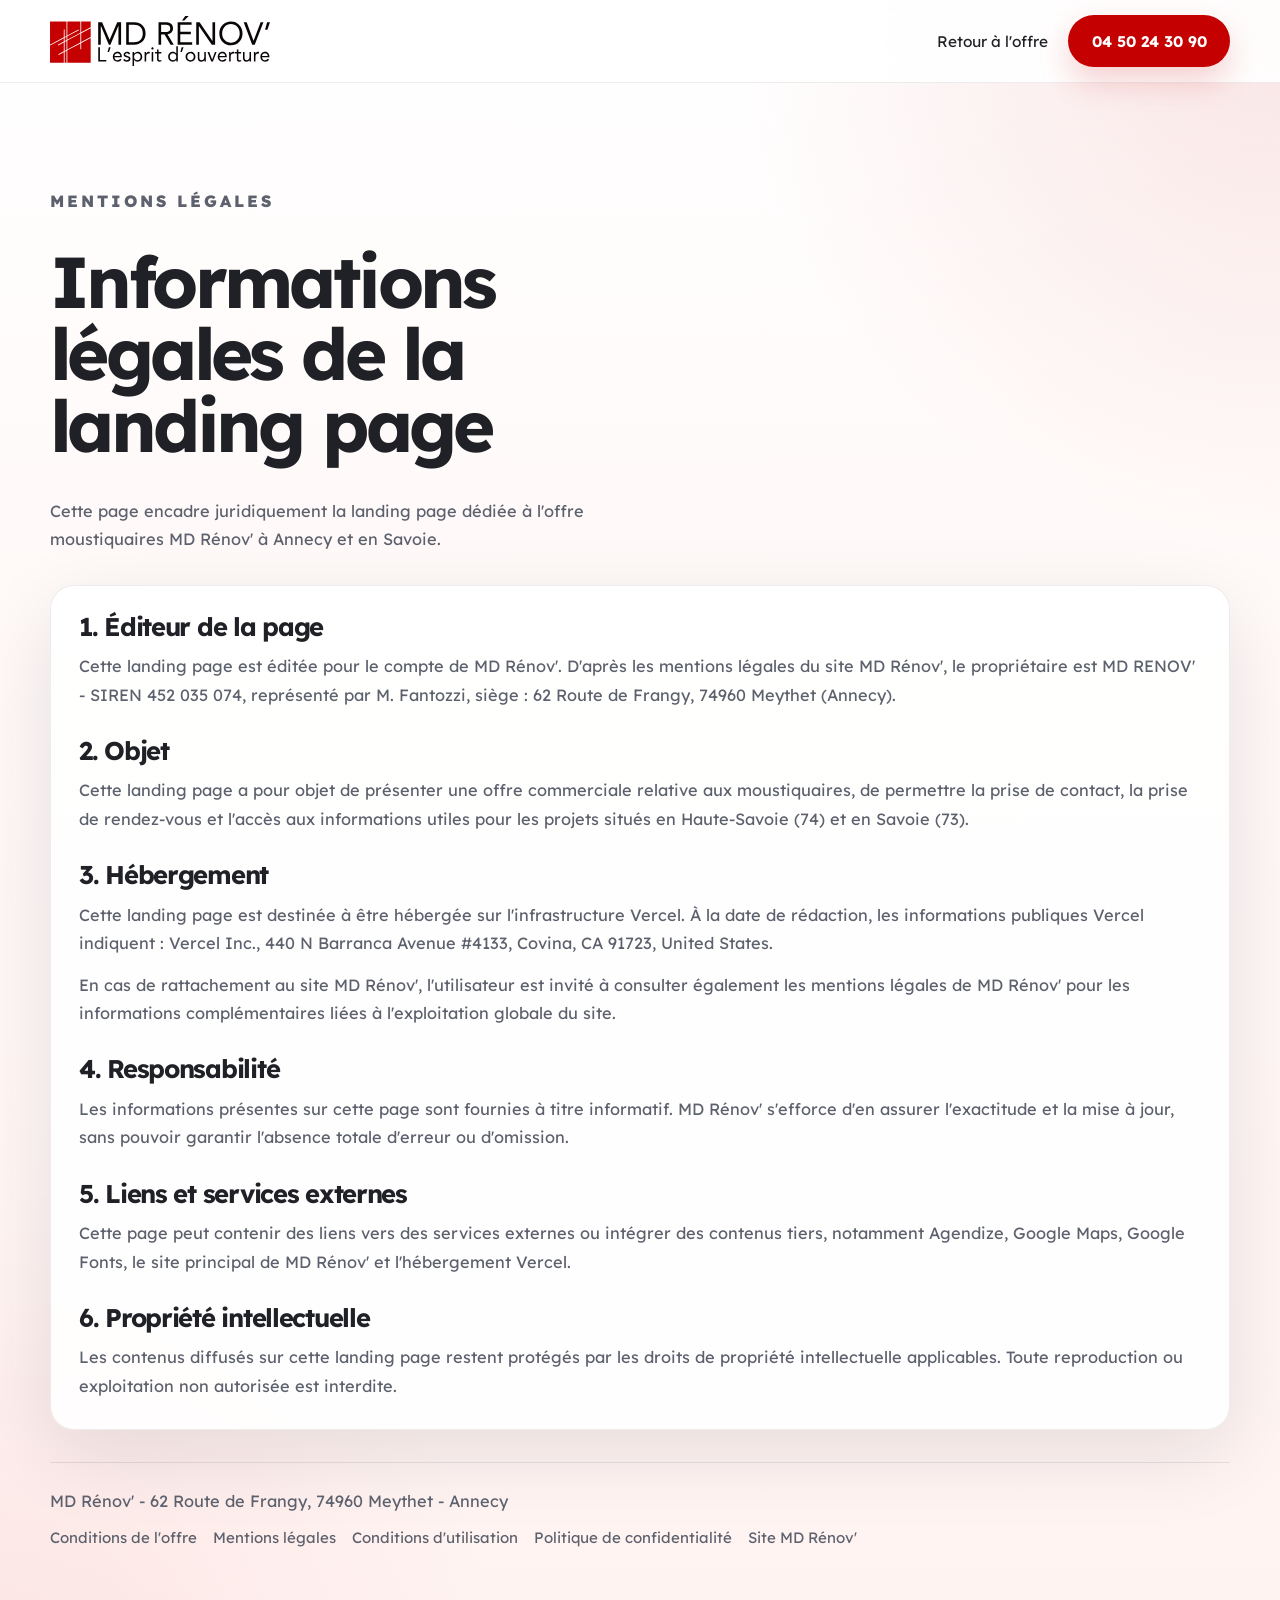
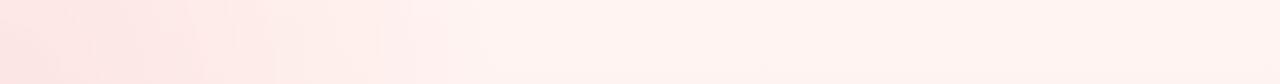
<file: mentions-legales.html>
<!DOCTYPE html>
<html lang="fr">
  <head>
    <meta charset="utf-8" />
    <meta name="viewport" content="width=device-width, initial-scale=1" />
    <title>Mentions légales | Landing page moustiquaires | MD Rénov'</title>
    <meta
      name="description"
      content="Mentions légales de la landing page MD Rénov' dédiée aux moustiquaires à Annecy et en Savoie."
    />
    <meta name="theme-color" content="#c50000" />
    <meta name="robots" content="noindex,follow,max-image-preview:large" />
    <link rel="icon" type="image/svg+xml" href="./logo-mdr-site.svg" />
    <link rel="shortcut icon" href="./logo-mdr-site.svg" />
    <link rel="preconnect" href="https://fonts.googleapis.com" />
    <link rel="preconnect" href="https://fonts.gstatic.com" crossorigin />
    <link
      href="https://fonts.googleapis.com/css2?family=Lexend:wght@300;400;500;600;700;800&display=swap"
      rel="stylesheet"
    />
    <link rel="stylesheet" href="styles.css" />
  </head>
  <body class="legal-page">
    <header class="site-header">
      <div class="container header-row">
        <a class="brand" href="/" aria-label="Retour à l'offre">
          <img src="./logo-mdr-site.svg" alt="Logo MD Rénov'" />
        </a>
        <nav class="nav" aria-label="Navigation">
          <a href="/">Retour à l'offre</a>
          <a class="button button--primary" href="tel:+33450243090">04 50 24 30 90</a>
        </nav>
      </div>
    </header>

    <main class="section">
      <div class="container legal-layout">
        <div class="section-intro">
          <p class="eyebrow">Mentions légales</p>
          <h1>Informations légales de la landing page</h1>
          <p class="hero-lead">
            Cette page encadre juridiquement la landing page dédiée à l'offre
            moustiquaires MD Rénov' à Annecy et en Savoie.
          </p>
        </div>

        <article class="legal-card">
          <h2>1. Éditeur de la page</h2>
          <p>
            Cette landing page est éditée pour le compte de MD Rénov'. D'après
            les mentions légales du site MD Rénov', le propriétaire est MD
            RENOV' - SIREN 452 035 074, représenté par M. Fantozzi, siège :
            62 Route de Frangy, 74960 Meythet (Annecy).
          </p>

          <h2>2. Objet</h2>
          <p>
            Cette landing page a pour objet de présenter une offre commerciale
            relative aux moustiquaires, de permettre la prise de contact, la
            prise de rendez-vous et l'accès aux informations utiles pour les
            projets situés en Haute-Savoie (74) et en Savoie (73).
          </p>

          <h2>3. Hébergement</h2>
          <p>
            Cette landing page est destinée à être hébergée sur
            l'infrastructure Vercel. À la date de rédaction, les informations
            publiques Vercel indiquent : Vercel Inc., 440 N Barranca Avenue
            #4133, Covina, CA 91723, United States.
          </p>
          <p>
            En cas de rattachement au site MD Rénov', l'utilisateur est invité
            à consulter également les mentions légales de MD Rénov' pour les
            informations complémentaires liées à l'exploitation globale du site.
          </p>

          <h2>4. Responsabilité</h2>
          <p>
            Les informations présentes sur cette page sont fournies à titre
            informatif. MD Rénov' s'efforce d'en assurer l'exactitude et la mise
            à jour, sans pouvoir garantir l'absence totale d'erreur ou
            d'omission.
          </p>

          <h2>5. Liens et services externes</h2>
          <p>
            Cette page peut contenir des liens vers des services externes ou
            intégrer des contenus tiers, notamment Agendize, Google Maps,
            Google Fonts, le site principal de MD Rénov' et l'hébergement
            Vercel.
          </p>

          <h2>6. Propriété intellectuelle</h2>
          <p>
            Les contenus diffusés sur cette landing page restent protégés par
            les droits de propriété intellectuelle applicables. Toute
            reproduction ou exploitation non autorisée est interdite.
          </p>
        </article>

        <footer class="site-footer">
          <div class="site-footer__row">
            <p>MD Rénov' - 62 Route de Frangy, 74960 Meythet - Annecy</p>
            <div class="site-footer__links">
              <a href="/conditions-offre">Conditions de l'offre</a>
              <a href="/mentions-legales">Mentions légales</a>
              <a href="/conditions-utilisation">Conditions d'utilisation</a>
              <a href="/politique-confidentialite">Politique de confidentialité</a>
              <a href="https://www.mdrenov-menuiserie.com" target="_blank" rel="noopener noreferrer">
                Site MD Rénov'
              </a>
            </div>
          </div>
        </footer>
      </div>
    </main>
  </body>
</html>
</file>
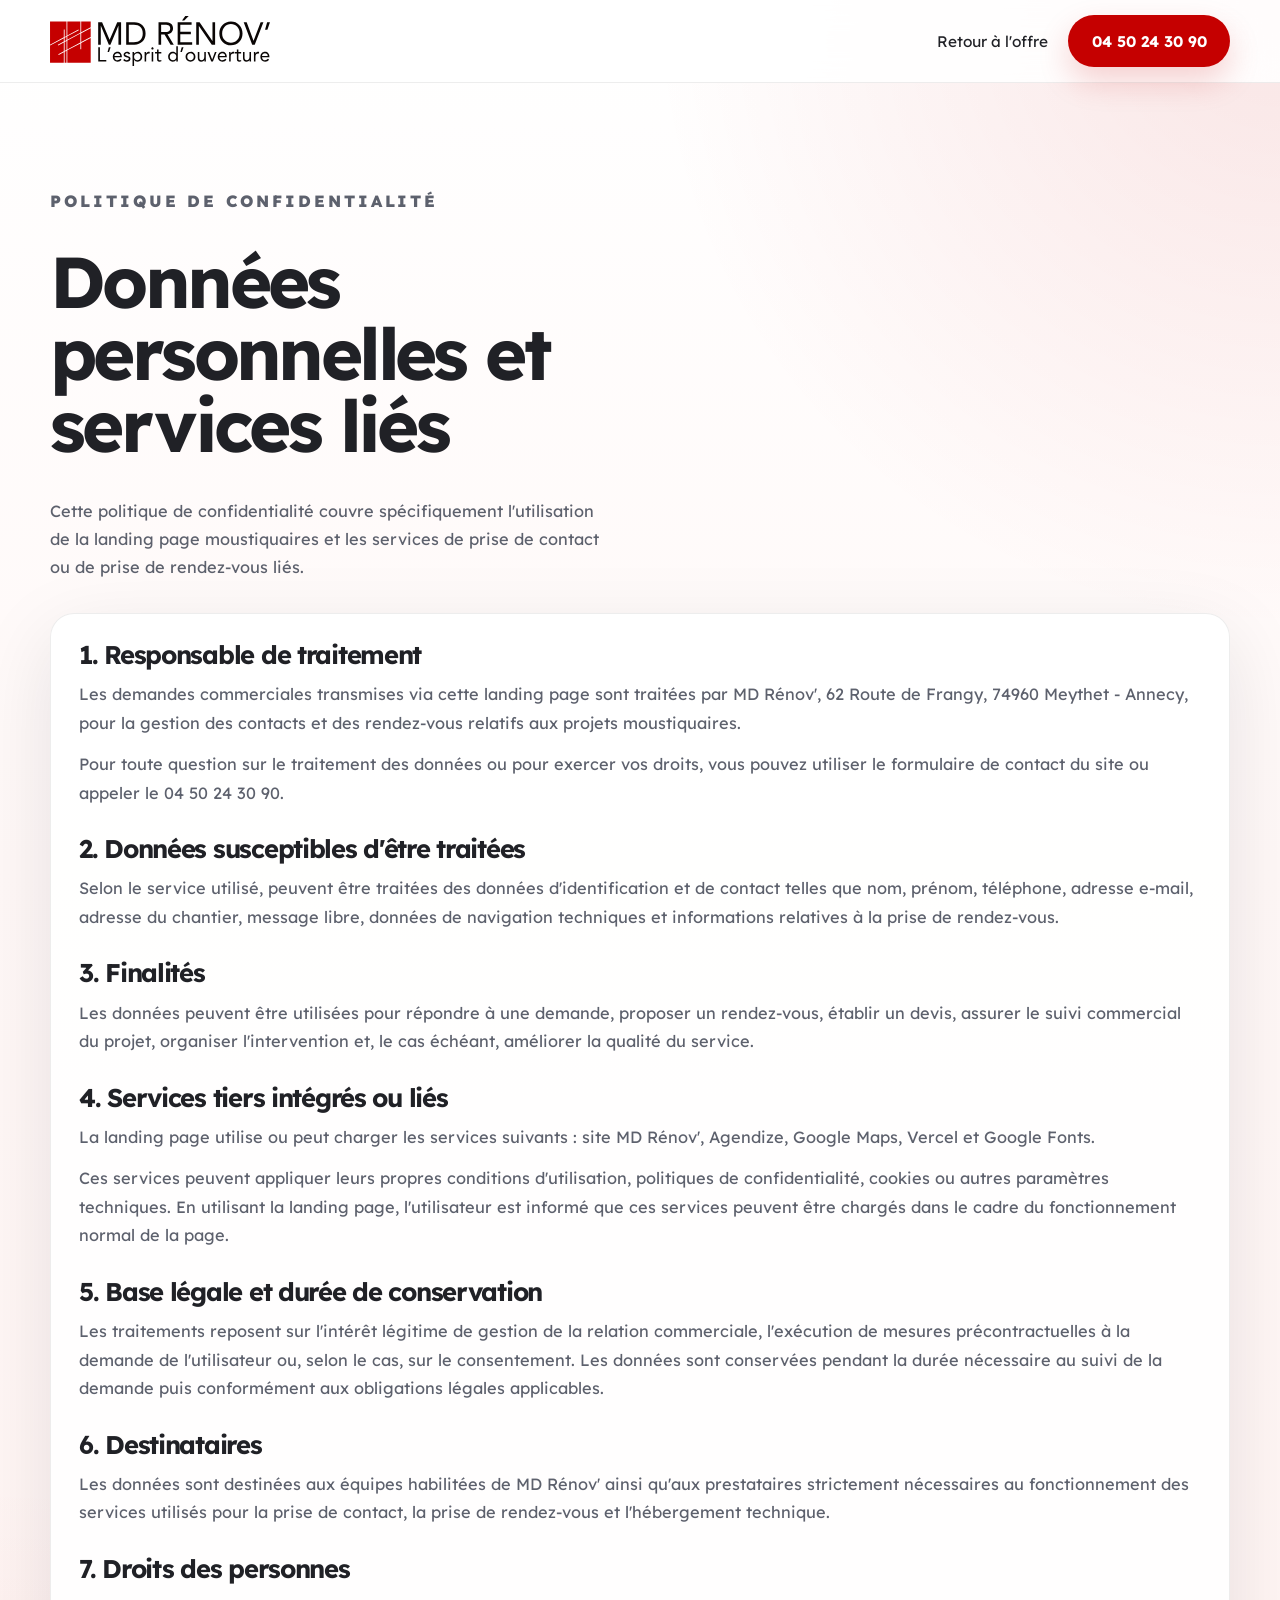
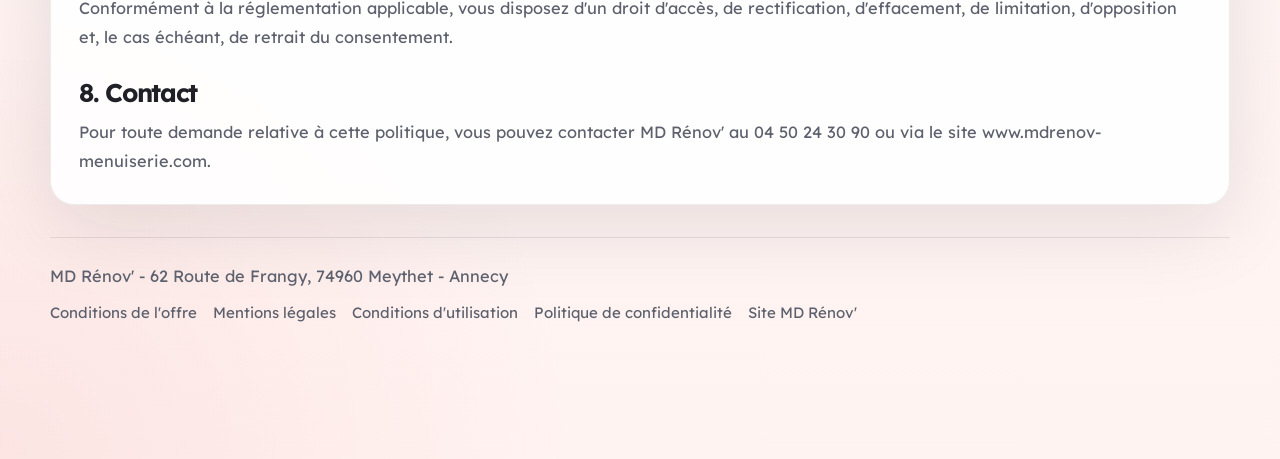
<file: politique-confidentialite.html>
<!DOCTYPE html>
<html lang="fr">
  <head>
    <meta charset="utf-8" />
    <meta name="viewport" content="width=device-width, initial-scale=1" />
    <title>Politique de confidentialité | Landing page moustiquaires | MD Rénov'</title>
    <meta
      name="description"
      content="Politique de confidentialité de la landing page MD Rénov' dédiée aux moustiquaires à Annecy et en Savoie."
    />
    <meta name="theme-color" content="#c50000" />
    <meta name="robots" content="noindex,follow,max-image-preview:large" />
    <link rel="icon" type="image/svg+xml" href="./logo-mdr-site.svg" />
    <link rel="shortcut icon" href="./logo-mdr-site.svg" />
    <link rel="preconnect" href="https://fonts.googleapis.com" />
    <link rel="preconnect" href="https://fonts.gstatic.com" crossorigin />
    <link
      href="https://fonts.googleapis.com/css2?family=Lexend:wght@300;400;500;600;700;800&display=swap"
      rel="stylesheet"
    />
    <link rel="stylesheet" href="styles.css" />
  </head>
  <body class="legal-page">
    <header class="site-header">
      <div class="container header-row">
        <a class="brand" href="/" aria-label="Retour à l'offre">
          <img src="./logo-mdr-site.svg" alt="Logo MD Rénov'" />
        </a>
        <nav class="nav" aria-label="Navigation">
          <a href="/">Retour à l'offre</a>
          <a class="button button--primary" href="tel:+33450243090">04 50 24 30 90</a>
        </nav>
      </div>
    </header>

    <main class="section">
      <div class="container legal-layout">
        <div class="section-intro">
          <p class="eyebrow">Politique de confidentialité</p>
          <h1>Données personnelles et services liés</h1>
          <p class="hero-lead">
            Cette politique de confidentialité couvre spécifiquement
            l'utilisation de la landing page moustiquaires et les services de
            prise de contact ou de prise de rendez-vous liés.
          </p>
        </div>

        <article class="legal-card">
          <h2>1. Responsable de traitement</h2>
          <p>
            Les demandes commerciales transmises via cette landing page sont
            traitées par MD Rénov', 62 Route de Frangy, 74960 Meythet - Annecy,
            pour la gestion des contacts et des rendez-vous relatifs aux projets
            moustiquaires.
          </p>
          <p>
            Pour toute question sur le traitement des données ou pour exercer
            vos droits, vous pouvez utiliser le formulaire de contact du site ou
            appeler le 04 50 24 30 90.
          </p>

          <h2>2. Données susceptibles d'être traitées</h2>
          <p>
            Selon le service utilisé, peuvent être traitées des données
            d'identification et de contact telles que nom, prénom, téléphone,
            adresse e-mail, adresse du chantier, message libre, données de
            navigation techniques et informations relatives à la prise de
            rendez-vous.
          </p>

          <h2>3. Finalités</h2>
          <p>
            Les données peuvent être utilisées pour répondre à une demande,
            proposer un rendez-vous, établir un devis, assurer le suivi
            commercial du projet, organiser l'intervention et, le cas échéant,
            améliorer la qualité du service.
          </p>

          <h2>4. Services tiers intégrés ou liés</h2>
          <p>
            La landing page utilise ou peut charger les services suivants : site
            MD Rénov', Agendize, Google Maps, Vercel et Google Fonts.
          </p>
          <p>
            Ces services peuvent appliquer leurs propres conditions
            d'utilisation, politiques de confidentialité, cookies ou autres
            paramètres techniques. En utilisant la landing page, l'utilisateur
            est informé que ces services peuvent être chargés dans le cadre du
            fonctionnement normal de la page.
          </p>

          <h2>5. Base légale et durée de conservation</h2>
          <p>
            Les traitements reposent sur l'intérêt légitime de gestion de la
            relation commerciale, l'exécution de mesures précontractuelles à la
            demande de l'utilisateur ou, selon le cas, sur le consentement. Les
            données sont conservées pendant la durée nécessaire au suivi de la
            demande puis conformément aux obligations légales applicables.
          </p>

          <h2>6. Destinataires</h2>
          <p>
            Les données sont destinées aux équipes habilitées de MD Rénov' ainsi
            qu'aux prestataires strictement nécessaires au fonctionnement des
            services utilisés pour la prise de contact, la prise de rendez-vous
            et l'hébergement technique.
          </p>

          <h2>7. Droits des personnes</h2>
          <p>
            Conformément à la réglementation applicable, vous disposez d'un
            droit d'accès, de rectification, d'effacement, de limitation,
            d'opposition et, le cas échéant, de retrait du consentement.
          </p>

          <h2>8. Contact</h2>
          <p>
            Pour toute demande relative à cette politique, vous pouvez contacter
            MD Rénov' au 04 50 24 30 90 ou via le site
            www.mdrenov-menuiserie.com.
          </p>
        </article>

        <footer class="site-footer">
          <div class="site-footer__row">
            <p>MD Rénov' - 62 Route de Frangy, 74960 Meythet - Annecy</p>
            <div class="site-footer__links">
              <a href="/conditions-offre">Conditions de l'offre</a>
              <a href="/mentions-legales">Mentions légales</a>
              <a href="/conditions-utilisation">Conditions d'utilisation</a>
              <a href="/politique-confidentialite">Politique de confidentialité</a>
              <a href="https://www.mdrenov-menuiserie.com" target="_blank" rel="noopener noreferrer">
                Site MD Rénov'
              </a>
            </div>
          </div>
        </footer>
      </div>
    </main>
  </body>
</html>
</file>
<file: styles.css>
:root {
  --pine: #1f1f23;
  --pine-deep: #121317;
  --sand: #f7f7f8;
  --sand-strong: #ececef;
  --sand-line: rgba(31, 31, 35, 0.12);
  --terracotta: #c50000;
  --terracotta-deep: #a70000;
  --ink: #202126;
  --muted: #5d616d;
  --white: #fff;
  --shadow-soft: 0 24px 80px rgba(19, 20, 28, 0.1);
  --shadow-strong: 0 28px 70px rgba(12, 14, 20, 0.18);
  --radius-xl: 32px;
  --radius-lg: 24px;
  --radius-md: 18px;
  --container: 1180px;
}

*,
*::before,
*::after {
  box-sizing: border-box;
}

html {
  scroll-behavior: smooth;
}

body {
  margin: 0;
  min-width: 320px;
  font-family: "Lexend", sans-serif;
  color: var(--ink);
  background:
    radial-gradient(circle at top right, rgba(197, 0, 0, 0.1), transparent 26%),
    radial-gradient(circle at bottom left, rgba(197, 0, 0, 0.06), transparent 24%),
    linear-gradient(180deg, #ffffff 0%, #fff8f7 42%, #fff3f1 100%);
}

a {
  color: inherit;
  text-decoration: none;
}

.container {
  width: min(calc(100% - 2rem), var(--container));
  margin: 0 auto;
}

.skip-link {
  position: fixed;
  top: 1rem;
  left: 1rem;
  z-index: 50;
  padding: 0.85rem 1rem;
  border-radius: 999px;
  color: var(--white);
  background: var(--pine);
  transform: translateY(-180%);
  transition: transform 160ms ease;
}

.skip-link:focus {
  transform: translateY(0);
}

.offer-bar {
  background: #1f1f23;
  color: rgba(255, 255, 255, 0.86);
}

.offer-bar__viewport {
  display: flex;
  align-items: center;
  justify-content: center;
  gap: 2rem;
  overflow: hidden;
}

.offer-bar__row {
  display: flex;
  flex-wrap: nowrap;
  gap: 0.9rem;
  align-items: center;
  justify-content: flex-start;
  min-height: 44px;
  padding: 0.45rem 0;
  font-size: 0.88rem;
  line-height: 1.35;
  flex: 0 0 auto;
  min-width: max-content;
}

.offer-bar__item,
.offer-bar__dot {
  white-space: nowrap;
}

.offer-bar__dot {
  opacity: 0.42;
}

.offer-asterisk,
.offer-asterisk-inline {
  color: inherit;
  text-decoration: none;
}

.offer-asterisk {
  margin-left: 1px;
}

.offer-asterisk-inline {
  font-weight: 800;
}

.offer-bar strong {
  color: var(--white);
}

.offer-bar__row--clone {
  display: none;
}

.site-header {
  position: sticky;
  top: 0;
  z-index: 30;
  backdrop-filter: blur(18px);
  background: rgba(255, 255, 255, 0.88);
  border-bottom: 1px solid rgba(31, 31, 35, 0.08);
}

.header-row {
  display: flex;
  align-items: center;
  justify-content: space-between;
  gap: 1rem;
  min-height: 82px;
}

.brand {
  display: inline-flex;
  align-items: center;
  max-width: 220px;
}

.brand img {
  width: 100%;
  height: auto;
  display: block;
}

.nav {
  display: flex;
  align-items: center;
  gap: 1.25rem;
  font-size: 0.96rem;
}

.button {
  display: inline-flex;
  align-items: center;
  justify-content: center;
  min-height: 52px;
  padding: 0.95rem 1.4rem;
  border: 1px solid transparent;
  border-radius: 999px;
  font-weight: 700;
  transition:
    transform 180ms ease,
    box-shadow 180ms ease,
    border-color 180ms ease,
    background-color 180ms ease;
}

.button:hover,
.button:focus-visible {
  transform: translateY(-2px);
}

.button--primary {
  color: var(--white);
  background: var(--terracotta);
  box-shadow: 0 14px 32px rgba(197, 0, 0, 0.18);
}

.button--ghost {
  color: var(--pine);
  background: rgba(255, 255, 255, 0.72);
  border-color: rgba(31, 31, 35, 0.12);
}

.hero {
  position: relative;
  overflow: clip;
  padding: 3rem 0 2rem;
}

.hero-backdrop {
  position: absolute;
  inset: 0;
  background:
    radial-gradient(circle at 82% 18%, rgba(197, 0, 0, 0.12), transparent 22%),
    radial-gradient(circle at 14% 18%, rgba(197, 0, 0, 0.06), transparent 24%),
    linear-gradient(180deg, rgba(255, 255, 255, 0.98), rgba(255, 246, 243, 0.95));
}

.hero-grid {
  position: relative;
  z-index: 1;
  display: grid;
  grid-template-columns: minmax(0, 1.02fr) minmax(380px, 0.98fr);
  align-items: start;
  gap: 3rem;
  min-height: auto;
}

.eyebrow {
  margin: 0 0 1rem;
  color: var(--terracotta-deep);
  font-size: 0.82rem;
  font-weight: 800;
  letter-spacing: 0.18em;
  text-transform: uppercase;
}

h1,
h2 {
  margin: 0;
  font-family: "Lexend", sans-serif;
  font-weight: 700;
  line-height: 1;
  letter-spacing: -0.05em;
}

h1 {
  max-width: 12ch;
  font-size: clamp(2.4rem, 5.8vw, 4.5rem);
}

h2 {
  max-width: 14ch;
  font-size: clamp(1.95rem, 3.5vw, 3.5rem);
}

h3 {
  margin: 0;
  font-size: 1.24rem;
  line-height: 1.18;
}

.hero-lead,
.section p,
.faq-item p,
.journey-steps span {
  color: var(--muted);
  line-height: 1.72;
  font-size: 1.02rem;
}

.hero-lead {
  max-width: 56ch;
  margin: 1.4rem 0 0;
  font-size: clamp(1.05rem, 1.9vw, 1.2rem);
}

.offer-box {
  display: inline-grid;
  gap: 0.2rem;
  margin-top: 1.4rem;
  padding: 1rem 1.1rem;
  border-left: 4px solid var(--terracotta);
  border-radius: 0 18px 18px 0;
  background: rgba(255, 255, 255, 0.9);
  box-shadow: var(--shadow-soft);
}

.offer-box__value,
.offer-box__date,
.offer-box__legal {
  margin: 0;
}

.offer-box__value {
  color: var(--terracotta);
  font-size: 1.5rem;
  font-weight: 800;
}

.offer-box__date {
  color: var(--ink);
  font-weight: 600;
}

.offer-box__legal {
  color: var(--muted);
  font-size: 0.85rem;
}

.countdown {
  display: grid;
  gap: 0.6rem;
  margin-top: 0.75rem;
}

.countdown__label {
  margin: 0;
  color: var(--ink);
  font-size: 0.8rem;
  font-weight: 700;
  letter-spacing: 0.06em;
  text-transform: uppercase;
}

.countdown__grid {
  display: flex;
  flex-wrap: wrap;
  gap: 0.55rem;
}

.countdown__item {
  min-width: 74px;
  padding: 0.7rem 0.7rem;
  border-radius: 16px;
  background: rgba(31, 31, 35, 0.06);
}

.countdown__item strong,
.countdown__item span {
  display: block;
}

.countdown__item strong {
  color: var(--terracotta-deep);
  font-size: 1.3rem;
  line-height: 1;
}

.countdown__item span {
  margin-top: 0.2rem;
  color: var(--muted);
  font-size: 0.76rem;
  text-transform: uppercase;
}

.hero-points {
  display: grid;
  gap: 0.85rem;
  margin: 1.5rem 0 0;
  padding: 0;
  list-style: none;
}

.hero-points li {
  display: grid;
  grid-template-columns: 18px 1fr;
  gap: 0.8rem;
}

.hero-points li::before {
  content: "";
  width: 18px;
  height: 18px;
  border-radius: 50%;
  margin-top: 0.18rem;
  background:
    radial-gradient(circle at center, var(--terracotta) 0 34%, transparent 35%),
    rgba(197, 0, 0, 0.14);
}

.hero-actions,
.cta-actions {
  display: flex;
  flex-wrap: wrap;
  gap: 0.9rem;
  margin-top: 1.8rem;
}

.microcopy {
  margin: 1rem 0 0;
  color: #6f7868;
  font-size: 0.94rem;
}

.hero-proof {
  display: inline-flex;
  flex-wrap: wrap;
  align-items: center;
  gap: 0.45rem;
  margin: 1rem 0 0;
  padding: 0.55rem 0.85rem;
  border-radius: 999px;
  background: rgba(255, 255, 255, 0.82);
  border: 1px solid rgba(36, 49, 38, 0.08);
  box-shadow: 0 10px 28px rgba(22, 24, 32, 0.06);
  color: var(--muted);
  font-size: 0.92rem;
  line-height: 1.4;
}

.hero-proof strong {
  color: var(--ink);
}

.section-note {
  margin: 0.1rem 0 0;
  color: var(--muted);
  font-size: 0.98rem;
}

.hero-media,
.showroom-card,
.review,
.journey-steps li,
.faq-item,
.specs-list div {
  background: rgba(255, 255, 255, 0.64);
  border: 1px solid rgba(36, 49, 38, 0.08);
  box-shadow: var(--shadow-soft);
}

.hero-media {
  background: transparent;
  border: 0;
  box-shadow: none;
  align-self: start;
}

.showroom-row span,
.contact-card__label,
.benefit-card__index {
  display: block;
  color: #7b8074;
  font-size: 0.78rem;
  font-weight: 800;
  letter-spacing: 0.12em;
  text-transform: uppercase;
}

.awning {
  position: absolute;
  left: 50%;
  top: 176px;
  width: min(88%, 520px);
  transform: translateX(-50%);
}

.awning-bar {
  height: 12px;
  width: 74%;
  margin-left: auto;
  border-radius: 999px;
  background: linear-gradient(90deg, #a24d32, #d47c55);
}

.awning-fabric {
  width: 100%;
  height: 114px;
  margin-top: 14px;
  border-radius: 14px 14px 40px 40px;
  background:
    linear-gradient(90deg, rgba(255, 255, 255, 0.18) 0 18%, transparent 18% 32%, rgba(255, 255, 255, 0.18) 32% 46%, transparent 46% 60%, rgba(255, 255, 255, 0.18) 60% 74%, transparent 74% 88%, rgba(255, 255, 255, 0.18) 88% 100%),
    linear-gradient(180deg, var(--terracotta) 0%, #bb6140 64%, #a95535 100%);
  transform: perspective(700px) rotateX(52deg);
  transform-origin: top center;
  box-shadow: 0 26px 44px rgba(142, 80, 56, 0.22);
}

.awning-shadow {
  width: 88%;
  height: 88px;
  margin: -16px auto 0;
  border-radius: 50%;
  background: radial-gradient(circle, rgba(33, 44, 34, 0.24), transparent 70%);
  filter: blur(14px);
}

.terrace-line {
  position: absolute;
  left: 60px;
  right: 60px;
  height: 2px;
  background: rgba(89, 101, 88, 0.15);
}

.terrace-line--one { bottom: 118px; }
.terrace-line--two { bottom: 76px; }

.plan-chip {
  position: absolute;
  right: 0;
  bottom: -2rem;
  padding: 1rem 1.2rem;
  border-radius: var(--radius-md);
}

.media-card {
  overflow: hidden;
  border-radius: var(--radius-xl);
  background: rgba(255, 255, 255, 0.84);
  box-shadow: var(--shadow-strong);
}

.media-card img {
  width: 100%;
  height: 100%;
  display: block;
  object-fit: cover;
}

.media-card--hero {
  min-height: 0;
}

.media-card--hero img {
  height: auto;
  object-fit: contain;
  object-position: center top;
}

.media-card--plain {
  background: transparent;
  border: 0;
  box-shadow: none;
}

.trust-strip {
  padding: 0.65rem 0 0;
}

.trust-grid,
.offer-layout,
.review-list {
  display: grid;
  gap: 1.4rem;
}

.trust-grid {
  grid-template-columns: repeat(4, minmax(0, 1fr));
  gap: 1.15rem;
}

.trust-item {
  display: grid;
  align-content: start;
  gap: 0.4rem;
  margin: 0;
  min-height: 156px;
  padding: 1rem 1.05rem 1.05rem;
  border-top: 2px solid rgba(197, 0, 0, 0.22);
  border-radius: 20px;
  background: linear-gradient(180deg, rgba(255, 255, 255, 0.9), rgba(255, 255, 255, 0.58));
  box-shadow: 0 14px 38px rgba(22, 24, 32, 0.06);
  color: var(--muted);
  font-size: 0.95rem;
  line-height: 1.6;
  transition:
    transform 260ms ease,
    border-color 260ms ease,
    color 260ms ease,
    box-shadow 260ms ease;
}

.trust-item__visual {
  display: flex;
  align-items: center;
  min-height: 46px;
  color: var(--pine);
}

.trust-item__title,
.trust-item__text {
  margin: 0;
}

.trust-item__title {
  color: var(--ink);
  font-size: 1.1rem;
  font-weight: 700;
  line-height: 1.25;
}

.trust-item__subline {
  margin: 0;
  color: var(--ink);
  font-size: 1.18rem;
  font-weight: 800;
  line-height: 1.1;
}

.trust-item__text {
  color: var(--muted);
  max-width: none;
  line-height: 1.5;
}

.trust-counter {
  align-items: baseline;
  gap: 0.08rem;
  white-space: nowrap;
}

.trust-counter__plus,
.trust-counter__value {
  color: var(--terracotta-deep);
  font-weight: 800;
  line-height: 1;
}

.trust-counter__plus {
  font-size: 1.6rem;
  transform: translateY(-1px);
}

.trust-counter__value {
  font-size: 3rem;
  letter-spacing: -0.06em;
}

.trust-counter__label {
  color: var(--ink);
  font-size: 1.3rem;
  font-weight: 700;
  transform: none;
}

.az-inline {
  position: relative;
  display: inline-block;
  padding: 0 0.15rem 0.16rem;
  color: var(--terracotta-deep);
  font-weight: 800;
}

.az-inline::after {
  content: "";
  position: absolute;
  left: 0;
  right: 0;
  bottom: 0;
  height: 2px;
  border-radius: 999px;
  background: rgba(197, 0, 0, 0.2);
  transform-origin: left center;
}

.trust-badge {
  position: relative;
  justify-content: center;
  width: 54px;
  height: 54px;
  border-radius: 50%;
  color: var(--white);
  background: linear-gradient(180deg, #d40000, #a70000);
  box-shadow: 0 16px 28px rgba(167, 0, 0, 0.16);
}

.trust-badge::before,
.trust-badge::after {
  content: "";
  position: absolute;
  inset: -6px;
  border-radius: 50%;
  border: 1px solid rgba(197, 0, 0, 0.18);
}

.trust-badge::after {
  inset: -12px;
  opacity: 0.45;
}

.trust-badge__check {
  font-size: 1.55rem;
  font-weight: 800;
}

.trust-item__subline--rge {
  display: inline-flex;
  align-items: center;
  gap: 0.4rem;
  white-space: nowrap;
}

.trust-badge--inline {
  width: 26px;
  height: 26px;
  min-height: 26px;
  box-shadow: 0 10px 18px rgba(167, 0, 0, 0.18);
}

.trust-badge--inline::before,
.trust-badge--inline::after {
  display: none;
}

.trust-badge--inline .trust-badge__check {
  display: inline-flex;
  align-items: center;
  justify-content: center;
  width: 100%;
  height: 100%;
  font-size: 0.82rem;
  line-height: 1;
}

.fervam-inline {
  display: inline-block;
  margin-left: 0.42rem;
  padding: 0.14rem 0.62rem 0.18rem;
  border-radius: 8px;
  border: 2px solid rgba(197, 0, 0, 0.34);
  color: var(--terracotta-deep);
  background: rgba(197, 0, 0, 0.08);
  font-size: 0.92rem;
  font-weight: 800;
  letter-spacing: 0.16em;
  text-transform: uppercase;
  transform: rotate(-7deg);
  box-shadow: inset 0 0 0 1px rgba(197, 0, 0, 0.08);
}

.trust-item.is-visible .az-inline::after {
  animation: az-line 1.9s ease-in-out infinite;
}

.trust-item.is-visible .trust-badge--inline {
  animation: badge-breath 2.8s ease-in-out infinite;
}

.trust-item.is-visible .fervam-inline {
  animation: fervam-glow 2.8s ease-in-out infinite;
}

.trust-item:hover,
.trust-item:focus-within {
  color: var(--ink);
  border-color: rgba(197, 0, 0, 0.22);
  box-shadow: 0 18px 42px rgba(22, 24, 32, 0.1);
  transform: translateY(-4px);
}

.section {
  padding: 6.5rem 0;
}

.section-intro {
  max-width: 700px;
  display: grid;
  gap: 0.85rem;
}

#faq .section-intro {
  gap: 0.4rem;
  margin-bottom: 1.65rem;
}

.section-head,
.section-copy,
.split-copy {
  max-width: 700px;
}

.offer-layout {
  grid-template-columns: repeat(3, minmax(0, 1fr));
  gap: 2rem;
  margin-top: 2rem;
}

.offer-block,
.proof-item {
  padding-top: 1.4rem;
  border-top: 1px solid var(--sand-line);
}

.step {
  display: inline-block;
  margin-bottom: 1rem;
  color: var(--terracotta-deep);
  font-size: 0.9rem;
  font-weight: 800;
  letter-spacing: 0.14em;
}

.split-grid,
.proof-grid {
  display: grid;
  grid-template-columns: minmax(0, 0.95fr) minmax(360px, 0.9fr);
  gap: 3rem;
  align-items: start;
}

.specs-list {
  display: grid;
  gap: 1rem;
  margin: 0;
}

.specs-list div,
.showroom-card {
  padding: 1.35rem 1.4rem;
  border-radius: var(--radius-lg);
}

.specs-list dt {
  color: var(--terracotta-deep);
  font-size: 0.78rem;
  font-weight: 800;
  letter-spacing: 0.14em;
  text-transform: uppercase;
}

.specs-list dd {
  margin: 0.45rem 0 0;
  font-size: 1.08rem;
  line-height: 1.45;
}

.proof-points,
.faq-list {
  display: grid;
  gap: 1rem;
}


.benefits-grid {
  display: grid;
  grid-template-columns: repeat(3, minmax(0, 1fr));
  gap: 1.35rem;
  margin-top: 2rem;
}

.benefit-card,
.contact-card,
.widget-shell {
  padding: 1.4rem;
  border-radius: var(--radius-lg);
  background: rgba(255, 255, 255, 0.72);
  border: 1px solid rgba(31, 31, 35, 0.08);
  box-shadow: var(--shadow-soft);
}

.benefit-card h3,
.contact-card h3 {
  margin-top: 0.8rem;
}

.feature-grid {
  display: grid;
  grid-template-columns: minmax(0, 1fr) minmax(320px, 0.8fr);
  gap: 2rem;
  align-items: start;
}

.feature-list {
  display: grid;
  gap: 0.8rem;
  margin: 1.5rem 0 0;
  padding: 0;
  list-style: none;
}

.feature-list li {
  display: grid;
  grid-template-columns: 18px 1fr;
  gap: 0.8rem;
  color: var(--muted);
}

.feature-list li::before {
  content: "";
  width: 18px;
  height: 18px;
  border-radius: 50%;
  margin-top: 0.2rem;
  background:
    radial-gradient(circle at center, var(--terracotta) 0 34%, transparent 35%),
    rgba(197, 0, 0, 0.12);
}

.contact-card__actions {
  display: flex;
  flex-wrap: wrap;
  gap: 0.8rem;
  margin-top: 1.2rem;
}

.contact-card__note,
.cta-legal {
  margin: 1rem 0 0;
  color: var(--muted);
  font-size: 0.92rem;
}

.split-grid--contact {
  grid-template-columns: minmax(0, 0.9fr) minmax(420px, 1.1fr);
  align-items: start;
}

.contact-stack {
  display: grid;
  grid-template-columns: repeat(2, minmax(0, 1fr));
  gap: 0.85rem;
  align-items: start;
}

.widget-shell {
  height: 100%;
  padding: 0.55rem;
  scroll-margin-top: 110px;
}

.contact-card__copy {
  display: grid;
  gap: 0.35rem;
  padding: 0.35rem 0.2rem 0.55rem;
}

.contact-card__copy .eyebrow {
  margin-bottom: 0;
}

.agendize-frame {
  width: 100%;
  height: clamp(460px, 56vh, 540px);
  min-height: clamp(460px, 56vh, 540px);
  border: 0;
  border-radius: calc(var(--radius-lg) - 6px);
  background: #fff;
}

.map-card {
  display: grid;
  gap: 0.9rem;
  height: 100%;
  padding: 1rem;
  border-radius: var(--radius-lg);
  background: rgba(255, 255, 255, 0.72);
  border: 1px solid rgba(31, 31, 35, 0.08);
  box-shadow: var(--shadow-soft);
}

.map-card__copy {
  display: grid;
  gap: 0.45rem;
}

.map-card__copy .eyebrow {
  margin-bottom: 0;
}

.map-card__copy h3 {
  margin: 0;
  font-size: 1.35rem;
  line-height: 1.08;
}

.map-card__copy p:last-of-type {
  margin: 0;
  color: var(--muted);
  line-height: 1.55;
}

.map-card__button {
  width: fit-content;
  min-height: 46px;
  padding: 0.72rem 1.1rem;
  border-radius: 999px;
}

.map-embed {
  min-height: 210px;
  overflow: hidden;
  border-radius: calc(var(--radius-lg) - 6px);
}

.map-embed iframe {
  width: 100%;
  height: 100%;
  min-height: 210px;
  border: 0;
}

.journey-steps {
  display: grid;
  grid-template-columns: repeat(3, minmax(0, 1fr));
  gap: 1.35rem;
  margin: 2rem 0 0;
  padding: 0;
  list-style: none;
  counter-reset: steps;
}

.journey-steps li {
  display: grid;
  gap: 0.8rem;
  padding: 1.35rem;
  border-radius: var(--radius-lg);
}

.journey-steps li::before {
  counter-increment: steps;
  content: "0" counter(steps);
  color: var(--terracotta-deep);
  font-size: 0.88rem;
  font-weight: 800;
  letter-spacing: 0.18em;
}

.journey-steps strong {
  font-size: 1.12rem;
  line-height: 1.35;
}

.review-list {
  grid-template-columns: repeat(3, minmax(0, 1fr));
  margin-top: 2rem;
}

.campaign-grid {
  display: grid;
  grid-template-columns: repeat(2, minmax(0, 1fr));
  gap: 1rem;
  max-width: 920px;
  margin: 1.65rem auto 0;
}

.campaign-card {
  aspect-ratio: 4 / 5;
}

.campaign-card img {
  object-position: center top;
}

.section--gallery .section-intro {
  max-width: 760px;
}

.section--gallery .section-intro h2 {
  max-width: 12ch;
}

.section--gallery .section-intro p:last-child {
  max-width: 52ch;
}

.site-footer {
  padding: 0 0 2rem;
}

.site-footer__row {
  display: flex;
  flex-wrap: wrap;
  align-items: flex-start;
  gap: 0.75rem 1.5rem;
  justify-content: space-between;
  padding-top: 1.5rem;
  border-top: 1px solid rgba(31, 31, 35, 0.1);
  color: var(--muted);
  font-size: 0.94rem;
}

.site-footer__row p {
  margin: 0;
}

.site-footer__links {
  display: flex;
  flex-wrap: wrap;
  gap: 0.6rem 1rem;
}

.site-footer__links a {
  line-height: 1.45;
}

.section-links-minimal {
  padding: 0;
}

.section-links-minimal p {
  margin: 0;
  color: var(--muted);
}

.section--links {
  padding: 1.2rem 0 2rem;
}

.legal-page .site-header {
  position: relative;
}

.legal-layout {
  display: grid;
  gap: 2rem;
}

.legal-card {
  padding: 1.75rem;
  border-radius: var(--radius-lg);
  background: rgba(255, 255, 255, 0.88);
  border: 1px solid rgba(31, 31, 35, 0.08);
  box-shadow: var(--shadow-soft);
}

.legal-card h2 {
  max-width: none;
  margin-top: 1.8rem;
  font-size: clamp(1.4rem, 2vw, 1.9rem);
}

.legal-card h2:first-child {
  margin-top: 0;
}

.legal-card p {
  margin: 0.8rem 0 0;
  color: var(--muted);
  line-height: 1.75;
}

.review {
  margin: 0;
  padding: 1.5rem;
  border-radius: var(--radius-lg);
}

.review p {
  margin: 0;
  color: var(--ink);
  font-size: 1.02rem;
  line-height: 1.75;
}

.review footer {
  margin-top: 1rem;
  color: var(--terracotta-deep);
  font-weight: 800;
}

.showroom-card {
  display: grid;
  gap: 1rem;
}

.showroom-row {
  display: grid;
  gap: 0.35rem;
}

.showroom-row strong,
.showroom-row a,
.showroom-row p {
  font-size: 1.02rem;
  line-height: 1.6;
}

.showroom-row--stack {
  padding-top: 0.4rem;
  border-top: 1px solid rgba(36, 49, 38, 0.08);
}

.hours-list {
  display: grid;
  gap: 0.5rem;
  margin: 0;
  padding-left: 1.15rem;
  color: var(--muted);
  line-height: 1.6;
}

.faq-item {
  padding: 0 1.25rem;
  border-radius: var(--radius-md);
}

.faq-item summary {
  position: relative;
  padding: 1.25rem 2.4rem 1.25rem 0;
  cursor: pointer;
  list-style: none;
  font-weight: 700;
  line-height: 1.45;
}

.faq-item summary::-webkit-details-marker {
  display: none;
}

.faq-item summary::after {
  content: "+";
  position: absolute;
  right: 0;
  top: 50%;
  transform: translateY(-50%);
  color: var(--terracotta-deep);
  font-size: 1.5rem;
}

.faq-item[open] summary::after {
  content: "−";
}

.faq-item p {
  margin: 0 0 1.25rem;
}

.cta-box {
  display: grid;
  grid-template-columns: minmax(0, 1fr) auto;
  gap: 2rem;
  align-items: center;
  padding: 2rem;
  border-radius: var(--radius-xl);
  color: var(--white);
  background:
    radial-gradient(circle at 78% 48%, rgba(197, 0, 0, 0.26), transparent 20%),
    radial-gradient(circle at top right, rgba(255, 255, 255, 0.12), transparent 24%),
    linear-gradient(135deg, #1b1c21 0%, #2a2c33 58%, #b61a1a 100%);
  box-shadow: var(--shadow-strong);
}

.cta-box .eyebrow,
.cta-box p {
  color: rgba(255, 255, 255, 0.8);
}

.cta-box .button--primary {
  color: var(--white);
  background: #c50000;
  box-shadow: 0 14px 32px rgba(197, 0, 0, 0.28);
}

.cta-box .button--ghost {
  color: var(--pine);
  background: rgba(255, 255, 255, 0.94);
  border-color: rgba(255, 255, 255, 0.2);
}

.mobile-bar {
  display: none;
}

.reveal {
  opacity: 0;
  transform: translateY(18px);
  transition:
    opacity 600ms ease,
    transform 600ms ease;
}

.reveal.is-visible {
  opacity: 1;
  transform: translateY(0);
}

@media (prefers-reduced-motion: reduce) {
  html { scroll-behavior: auto; }
  .reveal,
  .button,
  .skip-link { transition: none; }
  .reveal { opacity: 1; transform: none; }
  .trust-item.is-visible .az-inline::after,
  .trust-item.is-visible .trust-badge--inline,
  .trust-item.is-visible .fervam-inline {
    animation: none;
  }
}

@media (max-width: 1100px) {
  .hero-grid,
  .split-grid,
  .proof-grid,
  .feature-grid,
  .cta-box {
    grid-template-columns: 1fr;
  }

  .offer-layout,
  .journey-steps,
  .review-list,
  .benefits-grid,
  .trust-grid {
    grid-template-columns: repeat(2, minmax(0, 1fr));
  }

  .contact-stack {
    grid-template-columns: 1fr;
  }

  .media-card--hero { min-height: 0; }
}

@media (max-width: 820px) {
  .site-header { position: relative; }
  .header-row { min-height: auto; padding: 1.15rem 0 1rem; }
  .nav { display: none; }
  .hero { padding-top: 1.5rem; padding-bottom: 1.1rem; }
  .hero-grid { min-height: auto; gap: 1.8rem; }
  .offer-layout,
  .journey-steps,
  .review-list,
  .campaign-grid,
  .benefits-grid {
    grid-template-columns: 1fr;
  }
  .trust-grid {
    grid-template-columns: repeat(2, minmax(0, 1fr));
    gap: 0.85rem;
  }
  .section { padding: 4rem 0; }
  .hero-actions,
  .cta-actions,
  .contact-card__actions {
    gap: 0.7rem;
  }
  .mobile-bar {
    position: fixed;
    left: 1rem;
    right: 1rem;
    bottom: 1rem;
    z-index: 40;
    display: grid;
    grid-template-columns: 1fr 1fr;
    gap: 0.8rem;
    padding: 0;
    background: transparent;
    box-shadow: none;
    backdrop-filter: none;
  }
  .mobile-bar a {
    display: inline-flex;
    align-items: center;
    justify-content: center;
    min-height: 48px;
    border-radius: 999px;
    font-weight: 800;
    box-shadow: 0 16px 34px rgba(12, 14, 20, 0.18);
  }
  .mobile-bar a:first-child {
    color: var(--white);
    background: var(--terracotta);
  }
  .mobile-bar a:last-child {
    color: var(--pine);
    border: 1px solid rgba(31, 31, 35, 0.1);
    background: rgba(255, 255, 255, 0.94);
  }
  body { padding-bottom: 6rem; }
}

@media (max-width: 560px) {
  .container { width: min(calc(100% - 1.6rem), var(--container)); }
  .hero {
    padding-top: 1.55rem;
    padding-bottom: 1.15rem;
  }
  .hero-copy {
    display: grid;
    gap: 1.2rem;
  }
  .eyebrow {
    margin-bottom: 0;
    font-size: 0.7rem;
    letter-spacing: 0.14em;
  }
  h1 {
    max-width: none;
    font-size: clamp(1.82rem, 7.3vw, 2.35rem);
    line-height: 1.12;
    letter-spacing: -0.04em;
  }
  h2 {
    max-width: none;
    font-size: clamp(1.55rem, 6.6vw, 2rem);
    line-height: 1.12;
    letter-spacing: -0.04em;
  }
  .offer-bar__row {
    gap: 0.9rem;
    justify-content: flex-start;
    padding: 0.7rem 0 0.7rem 0;
    font-size: 0.8rem;
    line-height: 1.28;
    min-width: max-content;
    padding-right: 2rem;
  }
  .offer-bar__row--clone {
    display: flex;
  }
  .brand { max-width: 180px; }
  .hero-lead {
    margin-top: 0.15rem;
    max-width: none;
    font-size: 0.92rem;
    line-height: 1.7;
  }
  .offer-box {
    width: 100%;
    margin-top: 0.45rem;
    padding: 0.95rem 1rem;
    border-left-width: 3px;
    border-radius: 0 16px 16px 0;
  }
  .offer-box__value {
    font-size: 1.06rem;
    line-height: 1.05;
  }
  .offer-box__date {
    font-size: 0.94rem;
  }
  .offer-box__legal {
    font-size: 0.76rem;
    line-height: 1.48;
  }
  .hero-points {
    gap: 0.82rem;
    margin-top: 0.45rem;
  }
  .hero-points li {
    gap: 0.65rem;
    font-size: 0.9rem;
    line-height: 1.56;
  }
  .hero-actions {
    margin-top: 0.8rem;
    display: grid;
    grid-template-columns: 1fr;
    gap: 0.65rem;
  }
  .hero-proof {
    justify-content: center;
    width: 100%;
    margin-top: 0.8rem;
    padding: 0;
    border: 0;
    border-radius: 0;
    background: transparent;
    box-shadow: none;
    font-size: 0.84rem;
    text-align: center;
  }
  .hero-proof--plain-mobile {
    justify-content: center;
    width: 100%;
    padding: 0;
    border: 0;
    border-radius: 0;
    background: transparent;
    box-shadow: none;
    text-align: center;
  }
  .hero-actions .button {
    width: 100%;
    min-height: 48px;
  }
  .countdown__grid {
    display: grid;
    grid-template-columns: repeat(4, minmax(0, 1fr));
    gap: 0.45rem;
  }
  .countdown__item {
    min-width: 0;
    padding: 0.42rem 0.2rem 0.48rem;
    text-align: center;
    border-radius: 12px;
  }
  .countdown__item strong {
    font-size: 0.95rem;
  }
  .countdown__item span {
    margin-top: 0.1rem;
    font-size: 0.62rem;
    letter-spacing: 0.04em;
  }
  .countdown__label {
    font-size: 0.72rem;
    letter-spacing: 0.04em;
  }
  .microcopy {
    margin-top: 0.5rem;
    font-size: 0.76rem;
    line-height: 1.5;
  }
  .media-card--hero { min-height: 0; }
  .media-card--hero img {
    height: auto;
    object-fit: contain;
  }
  .trust-strip {
    padding-top: 0.2rem;
  }
  .trust-item {
    min-height: 0;
    gap: 0.3rem;
    padding: 0.95rem 0.9rem 1rem;
    font-size: 0.9rem;
    border-radius: 16px;
    background: rgba(255, 255, 255, 0.86);
    box-shadow: 0 10px 26px rgba(22, 24, 32, 0.06);
  }
  .trust-item__visual {
    min-height: 40px;
  }
  .trust-counter__value {
    font-size: 2rem;
  }
  .trust-counter__label {
    font-size: 1rem;
  }
  .trust-item__title {
    font-size: 1rem;
  }
  .trust-item__subline {
    font-size: 1.02rem;
  }
  .fervam-inline {
    margin-left: 0.2rem;
    font-size: 0.68rem;
    letter-spacing: 0.12em;
  }
  .section {
    padding: 3.2rem 0;
  }
  .section-intro {
    gap: 0.65rem;
  }
  .faq-item {
    padding: 0 1rem;
  }
  .faq-item summary {
    padding: 1rem 2rem 1rem 0;
    font-size: 0.98rem;
    line-height: 1.4;
  }
  .faq-item p {
    margin: 0 0 1rem;
    font-size: 0.95rem;
    line-height: 1.6;
  }
  .agendize-frame {
    height: 500px;
    min-height: 500px;
  }
  .map-card {
    grid-template-columns: 1fr;
    padding: 0.8rem;
  }
  .map-embed,
  .map-embed iframe {
    min-height: 220px;
  }
  .map-card__button {
    width: 100%;
  }
  .site-footer {
    padding-bottom: 6.9rem;
  }
  .site-footer__row {
    display: grid;
    gap: 0.9rem;
    justify-content: stretch;
    padding-top: 1.15rem;
    font-size: 0.84rem;
  }
  .site-footer__row p {
    max-width: 30ch;
    line-height: 1.55;
  }
  .section--links {
    padding: 0.9rem 0 1.6rem;
  }
  .site-footer__links {
    display: grid;
    gap: 0.35rem;
  }
  .site-footer__links a {
    display: block;
    padding: 0.2rem 0;
  }
  .legal-card { padding: 1.2rem; }
}

@media (max-width: 420px) {
  .trust-grid {
    grid-template-columns: 1fr;
  }
}

@media (max-width: 560px) and (prefers-reduced-motion: no-preference) {
  .offer-bar__viewport {
    overflow: hidden;
  }

  .offer-bar__row,
  .offer-bar__row--clone {
    animation: offer-marquee 18s linear infinite;
  }
}

@keyframes offer-marquee {
  from {
    transform: translateX(0);
  }

  to {
    transform: translateX(calc(-100% - 2rem));
  }
}

@keyframes az-line {
  0%,
  100% {
    transform: scaleX(0.28);
    opacity: 0.55;
  }

  50% {
    transform: scaleX(1);
    opacity: 1;
  }
}

@keyframes badge-breath {
  0%,
  100% {
    transform: scale(1);
    box-shadow: 0 16px 28px rgba(167, 0, 0, 0.16);
  }

  50% {
    transform: scale(1.06);
    box-shadow: 0 18px 34px rgba(167, 0, 0, 0.22);
  }
}

@keyframes fervam-glow {
  0%,
  100% {
    background: rgba(197, 0, 0, 0.06);
    box-shadow: none;
  }

  50% {
    background: rgba(197, 0, 0, 0.1);
    box-shadow: 0 0 0 4px rgba(197, 0, 0, 0.05);
  }
}


.blog-page {
  background:
    radial-gradient(circle at top right, rgba(197, 0, 0, 0.09), transparent 24%),
    linear-gradient(180deg, #ffffff 0%, #f6f6f8 38%, #f1f1f4 100%);
}

.section--compact {
  padding: 4.75rem 0;
}

.editorial-hero {
  padding-top: 3.4rem;
  padding-bottom: 2.8rem;
}

.editorial-hero__backdrop {
  background:
    radial-gradient(circle at 85% 18%, rgba(197, 0, 0, 0.12), transparent 22%),
    radial-gradient(circle at 8% 20%, rgba(29, 31, 39, 0.08), transparent 24%),
    linear-gradient(180deg, rgba(255, 255, 255, 0.98), rgba(244, 244, 247, 0.96));
}

.editorial-hero__grid,
.article-hero__grid {
  position: relative;
  z-index: 1;
  display: grid;
  grid-template-columns: minmax(0, 1.04fr) minmax(320px, 0.96fr);
  gap: 2rem;
  align-items: start;
}

.editorial-hero__copy {
  max-width: 760px;
}

.editorial-hero__copy h1,
.article-hero__copy h1 {
  max-width: 13ch;
}

.editorial-hero__panel {
  align-self: stretch;
}

.topic-pills {
  display: flex;
  flex-wrap: wrap;
  gap: 0.65rem;
  margin-top: 1.4rem;
}

.topic-pills span {
  padding: 0.62rem 0.92rem;
  border: 1px solid rgba(31, 31, 35, 0.1);
  border-radius: 999px;
  background: rgba(255, 255, 255, 0.8);
  color: var(--ink);
  font-size: 0.9rem;
  font-weight: 600;
}

.resource-panel {
  display: grid;
  gap: 1rem;
  height: 100%;
  padding: 1.45rem;
  border-radius: var(--radius-xl);
  color: var(--white);
  background:
    radial-gradient(circle at top right, rgba(255, 255, 255, 0.18), transparent 26%),
    linear-gradient(145deg, #17181d 0%, #2a2c34 62%, #c50000 100%);
  box-shadow: var(--shadow-strong);
}

.resource-panel .eyebrow {
  color: rgba(255, 255, 255, 0.72);
  margin-bottom: 0;
}

.resource-panel__list {
  display: grid;
  gap: 1rem;
}

.resource-panel__list article {
  padding-top: 1rem;
  border-top: 1px solid rgba(255, 255, 255, 0.12);
}

.resource-panel__list article:first-child {
  padding-top: 0;
  border-top: 0;
}

.resource-panel__list h2,
.article-cta h3,
.cluster-card h3,
.article-card h3,
.related-card strong {
  max-width: none;
}

.resource-panel__list h2 {
  font-size: 1.32rem;
  line-height: 1.1;
}

.resource-panel__list p {
  margin: 0.65rem 0 0;
  color: rgba(255, 255, 255, 0.76);
  line-height: 1.7;
}

.cluster-grid,
.blog-grid,
.related-grid {
  display: grid;
  gap: 1rem;
}

.cluster-grid {
  grid-template-columns: repeat(3, minmax(0, 1fr));
  margin-top: 1.8rem;
}

.cluster-card,
.article-card,
.related-card,
.toc,
.article-summary,
.article-cta {
  border: 1px solid rgba(31, 31, 35, 0.08);
  border-radius: var(--radius-lg);
  background: rgba(255, 255, 255, 0.78);
  box-shadow: var(--shadow-soft);
}

.cluster-card {
  padding: 1.35rem;
}

.cluster-card__label {
  margin: 0 0 0.75rem;
  color: var(--terracotta-deep);
  font-size: 0.78rem;
  font-weight: 800;
  letter-spacing: 0.16em;
  text-transform: uppercase;
}

.cluster-card p:last-child,
.article-card__body p,
.article-content p,
.article-summary p {
  color: var(--muted);
  line-height: 1.75;
}

.blog-grid {
  grid-template-columns: repeat(2, minmax(0, 1fr));
  margin-top: 2rem;
}

.article-card {
  overflow: hidden;
}

.article-card__media {
  display: block;
  aspect-ratio: 16 / 11;
  overflow: hidden;
}

.article-card__media img {
  width: 100%;
  height: 100%;
  object-fit: cover;
  display: block;
}

.article-card__body {
  display: grid;
  gap: 0.8rem;
  padding: 1.35rem;
}

.article-card__meta {
  margin: 0;
  color: var(--terracotta-deep);
  font-size: 0.8rem;
  font-weight: 800;
  letter-spacing: 0.14em;
  text-transform: uppercase;
}

.text-link {
  position: relative;
  width: fit-content;
  color: var(--ink);
  font-weight: 700;
}

.text-link::after {
  content: "";
  position: absolute;
  left: 0;
  right: 0;
  bottom: -0.2rem;
  height: 2px;
  border-radius: 999px;
  background: rgba(197, 0, 0, 0.28);
}

.split-grid--editorial {
  grid-template-columns: minmax(0, 0.92fr) minmax(320px, 0.9fr);
}

.article-page .article-hero {
  padding-top: 3rem;
  padding-bottom: 2rem;
}

.meta-row {
  display: flex;
  flex-wrap: wrap;
  gap: 0.75rem;
  margin-top: 1.4rem;
}

.meta-row span {
  padding: 0.55rem 0.78rem;
  border-radius: 999px;
  background: rgba(255, 255, 255, 0.86);
  border: 1px solid rgba(31, 31, 35, 0.08);
  color: var(--muted);
  font-size: 0.88rem;
  line-height: 1.3;
}

.article-shell {
  display: grid;
  grid-template-columns: minmax(240px, 0.34fr) minmax(0, 0.9fr);
  gap: 1.2rem 2rem;
  align-items: start;
}

.article-aside {
  display: grid;
  gap: 1rem;
}

.toc {
  position: sticky;
  top: 104px;
  display: grid;
  gap: 0.65rem;
  padding: 1.25rem;
}

.toc .eyebrow {
  margin-bottom: 0.2rem;
}

.toc a {
  color: var(--ink);
  font-weight: 600;
  line-height: 1.5;
}

.article-content {
  display: grid;
  gap: 1.5rem;
}

.article-content section {
  display: grid;
  gap: 0.7rem;
}

.article-content h2 {
  font-size: clamp(1.5rem, 3vw, 2.2rem);
  line-height: 1.08;
}

.article-content p,
.article-content li {
  font-size: 1rem;
}

.article-summary,
.article-cta {
  padding: 1.35rem;
}

.article-cta--sticky {
  position: sticky;
  top: 360px;
}

.article-list {
  display: grid;
  gap: 0.7rem;
  margin: 0;
  padding-left: 1.2rem;
  color: var(--muted);
  line-height: 1.7;
}

.mini-faq {
  margin-top: 0.4rem;
}

.related-grid {
  grid-template-columns: repeat(2, minmax(0, 1fr));
}

.related-card {
  display: grid;
  gap: 0.55rem;
  padding: 1.2rem;
}

.related-card span {
  color: var(--muted);
  line-height: 1.65;
}

@media (max-width: 1100px) {
  .editorial-hero__grid,
  .article-hero__grid,
  .article-shell,
  .cluster-grid,
  .blog-grid,
  .related-grid {
    grid-template-columns: 1fr;
  }

  .toc,
  .article-cta--sticky {
    position: relative;
    top: auto;
  }
}

@media (max-width: 820px) {
  .section--compact {
    padding: 3.6rem 0;
  }
}

@media (max-width: 560px) {
  .editorial-hero {
    padding-top: 1.8rem;
    padding-bottom: 1.6rem;
  }

  .topic-pills {
    gap: 0.5rem;
  }

  .topic-pills span,
  .meta-row span {
    font-size: 0.8rem;
  }

  .resource-panel,
  .cluster-card,
  .article-card__body,
  .article-summary,
  .article-cta,
  .toc,
  .related-card {
    padding: 1rem;
  }
}
</file>
